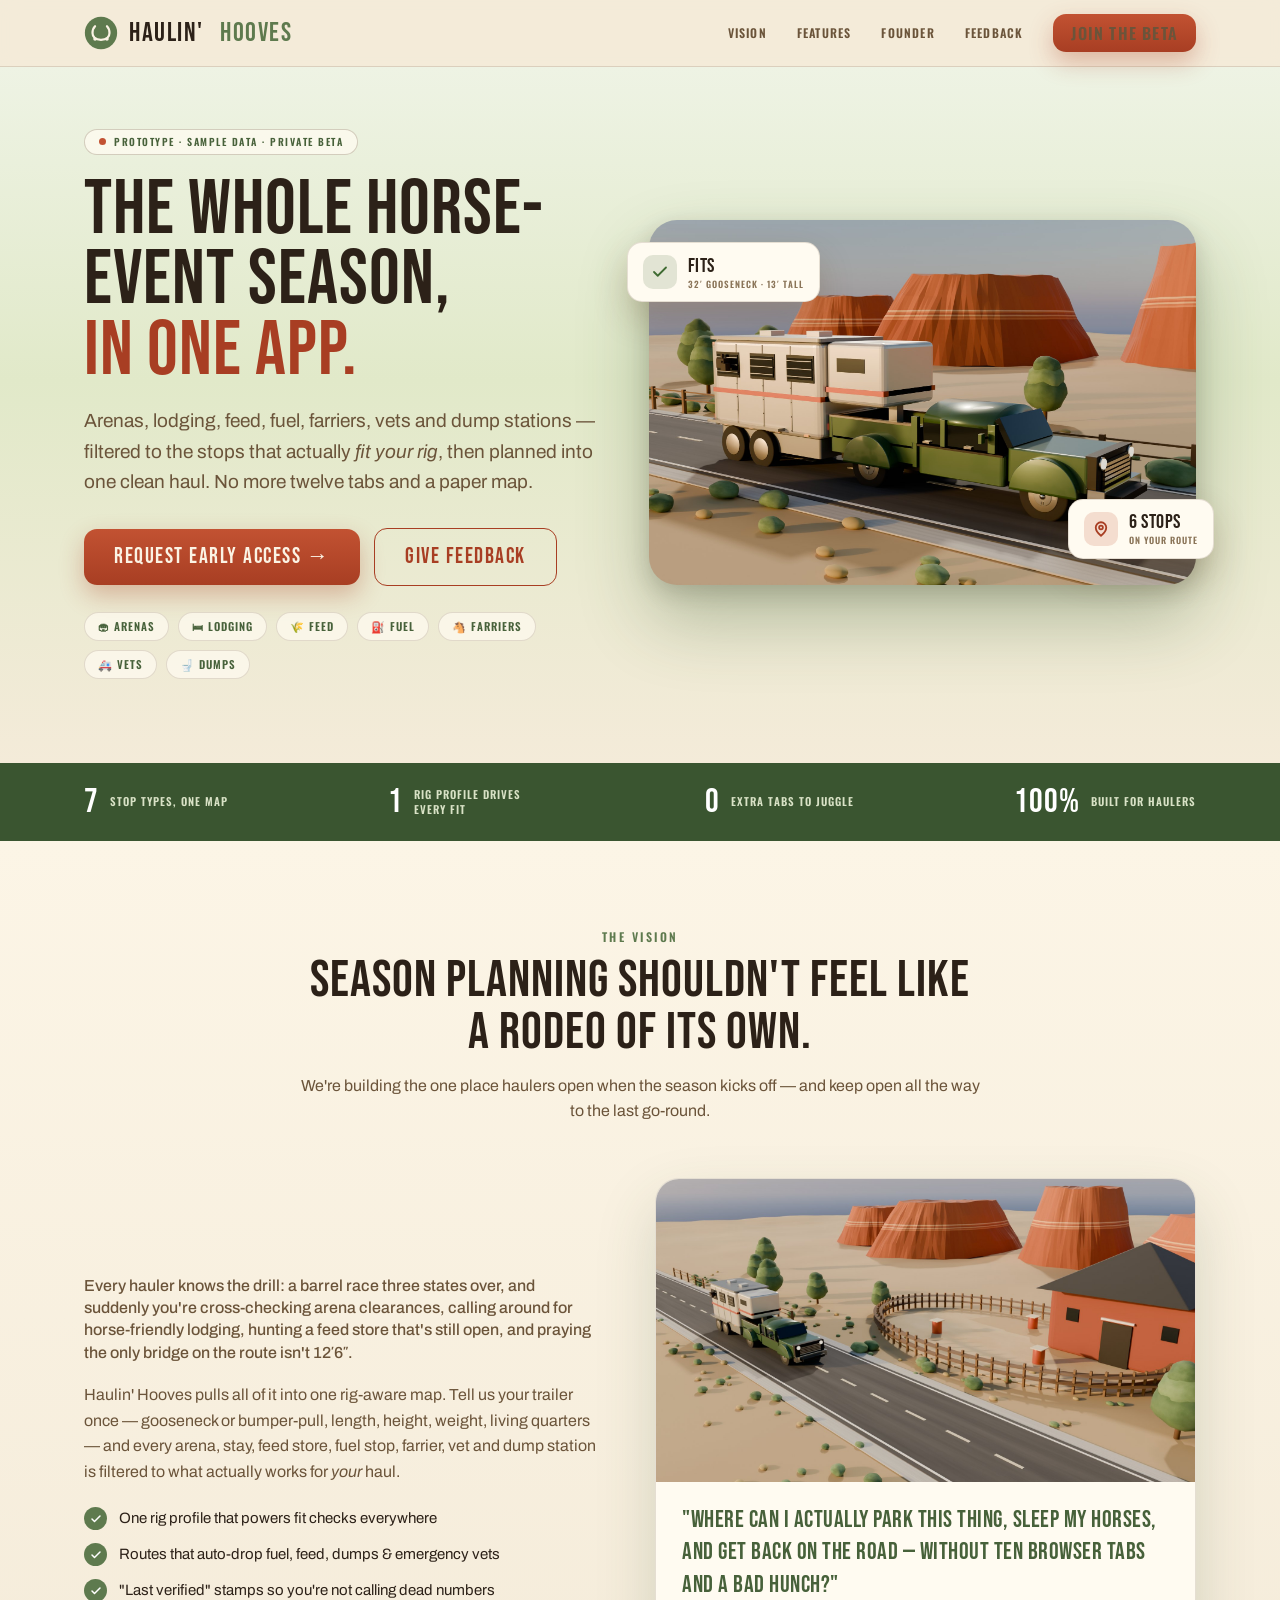
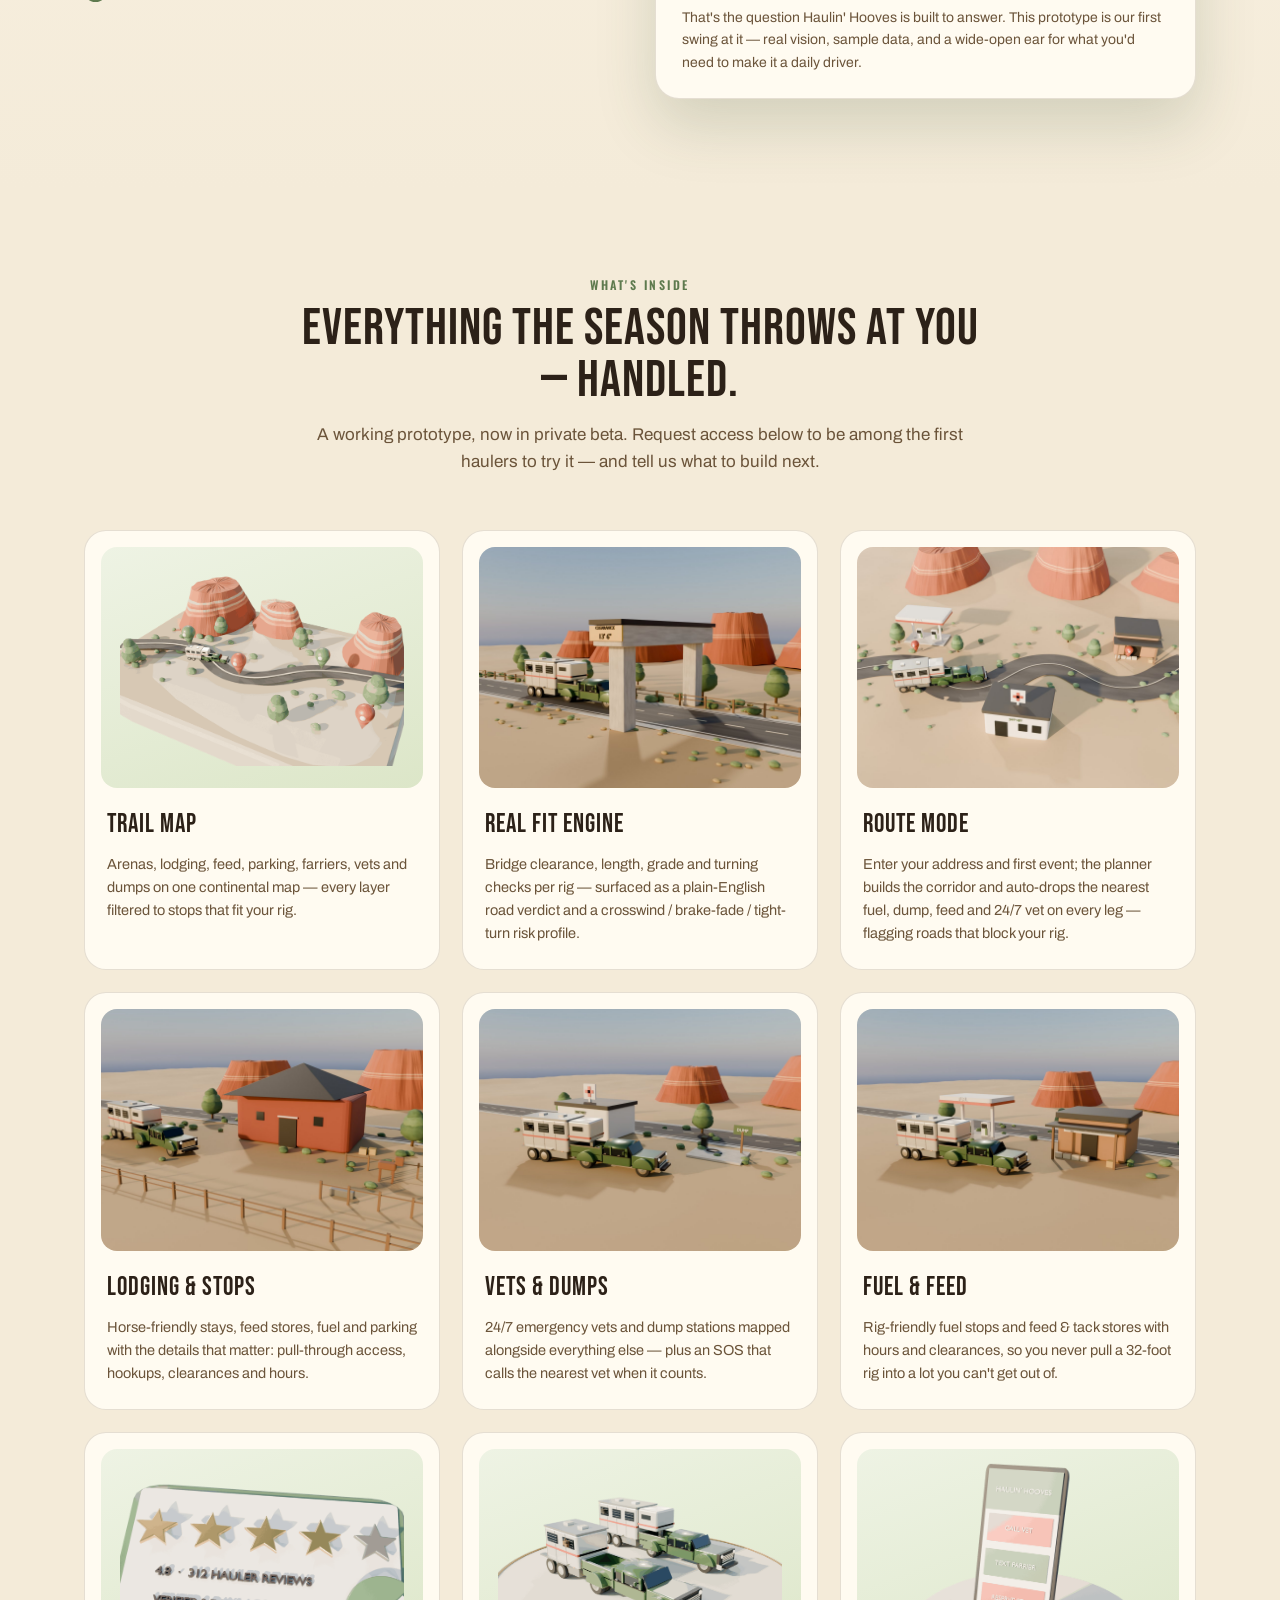
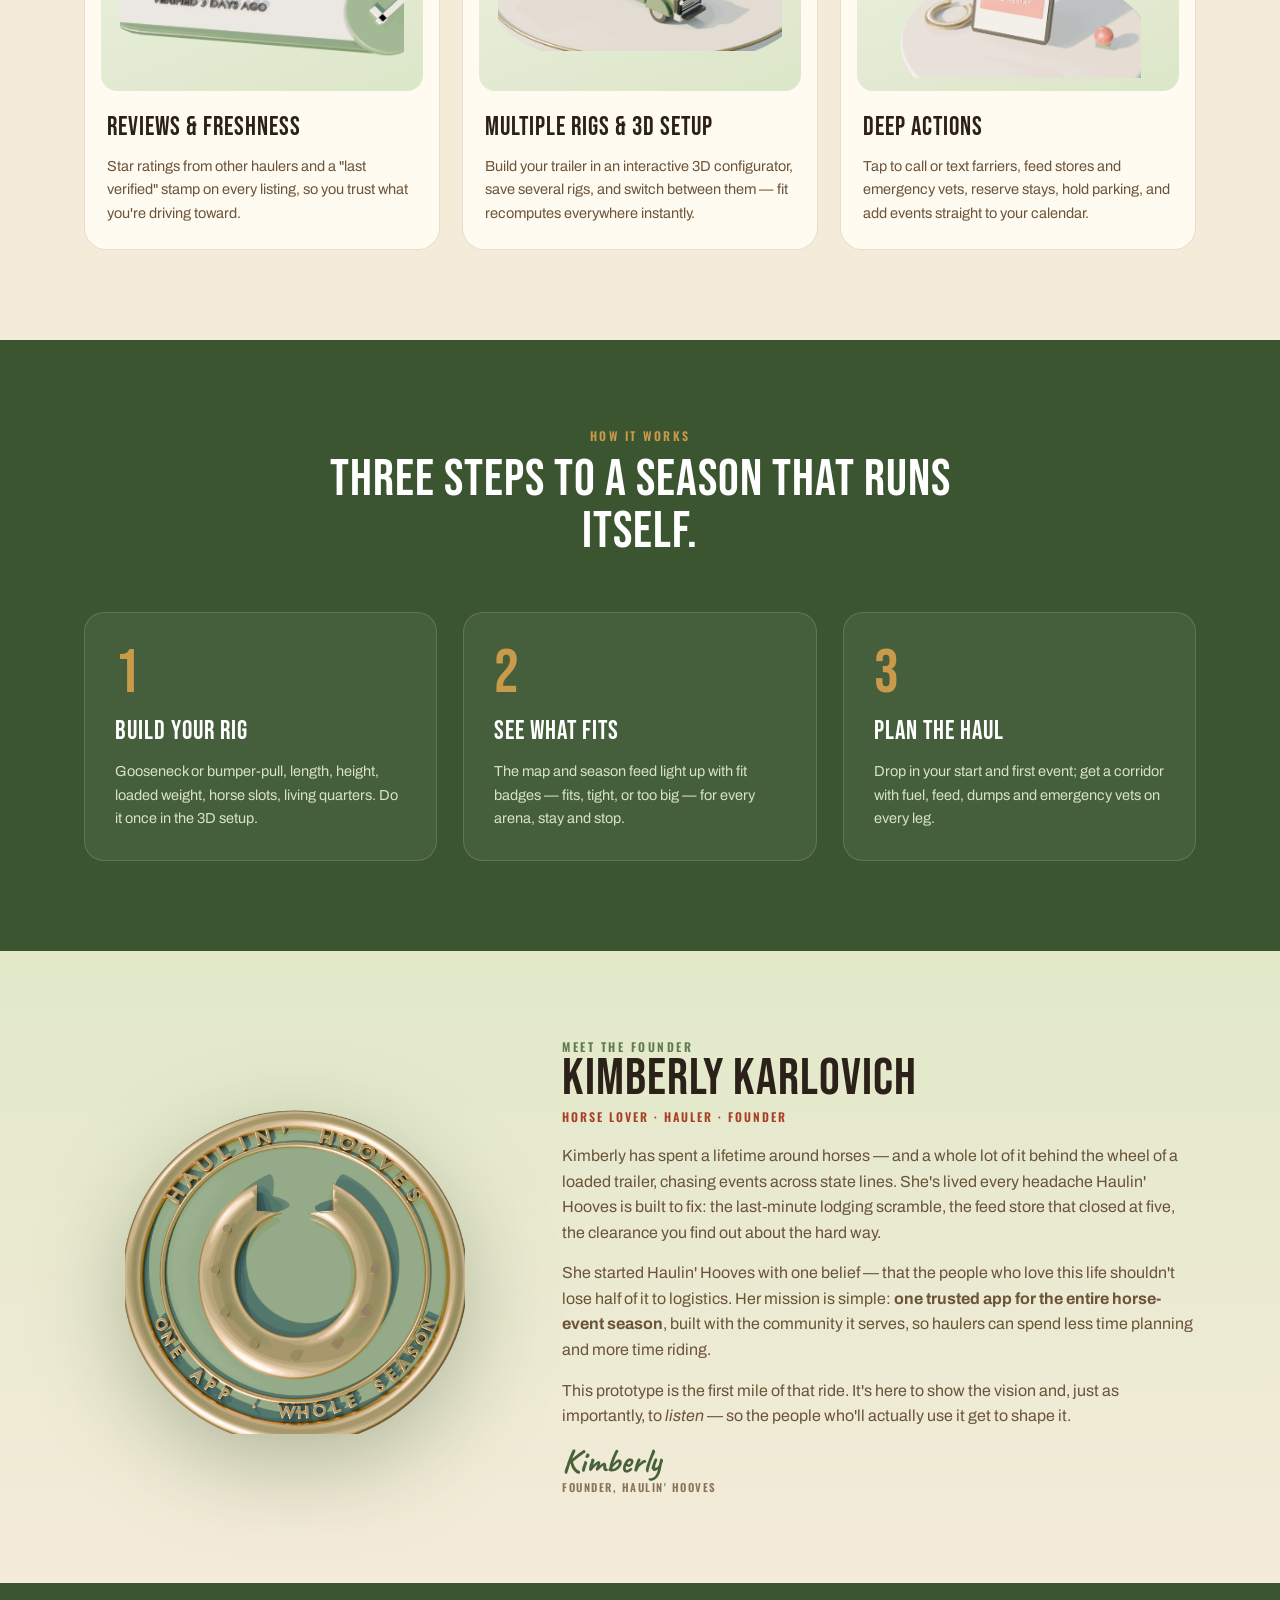
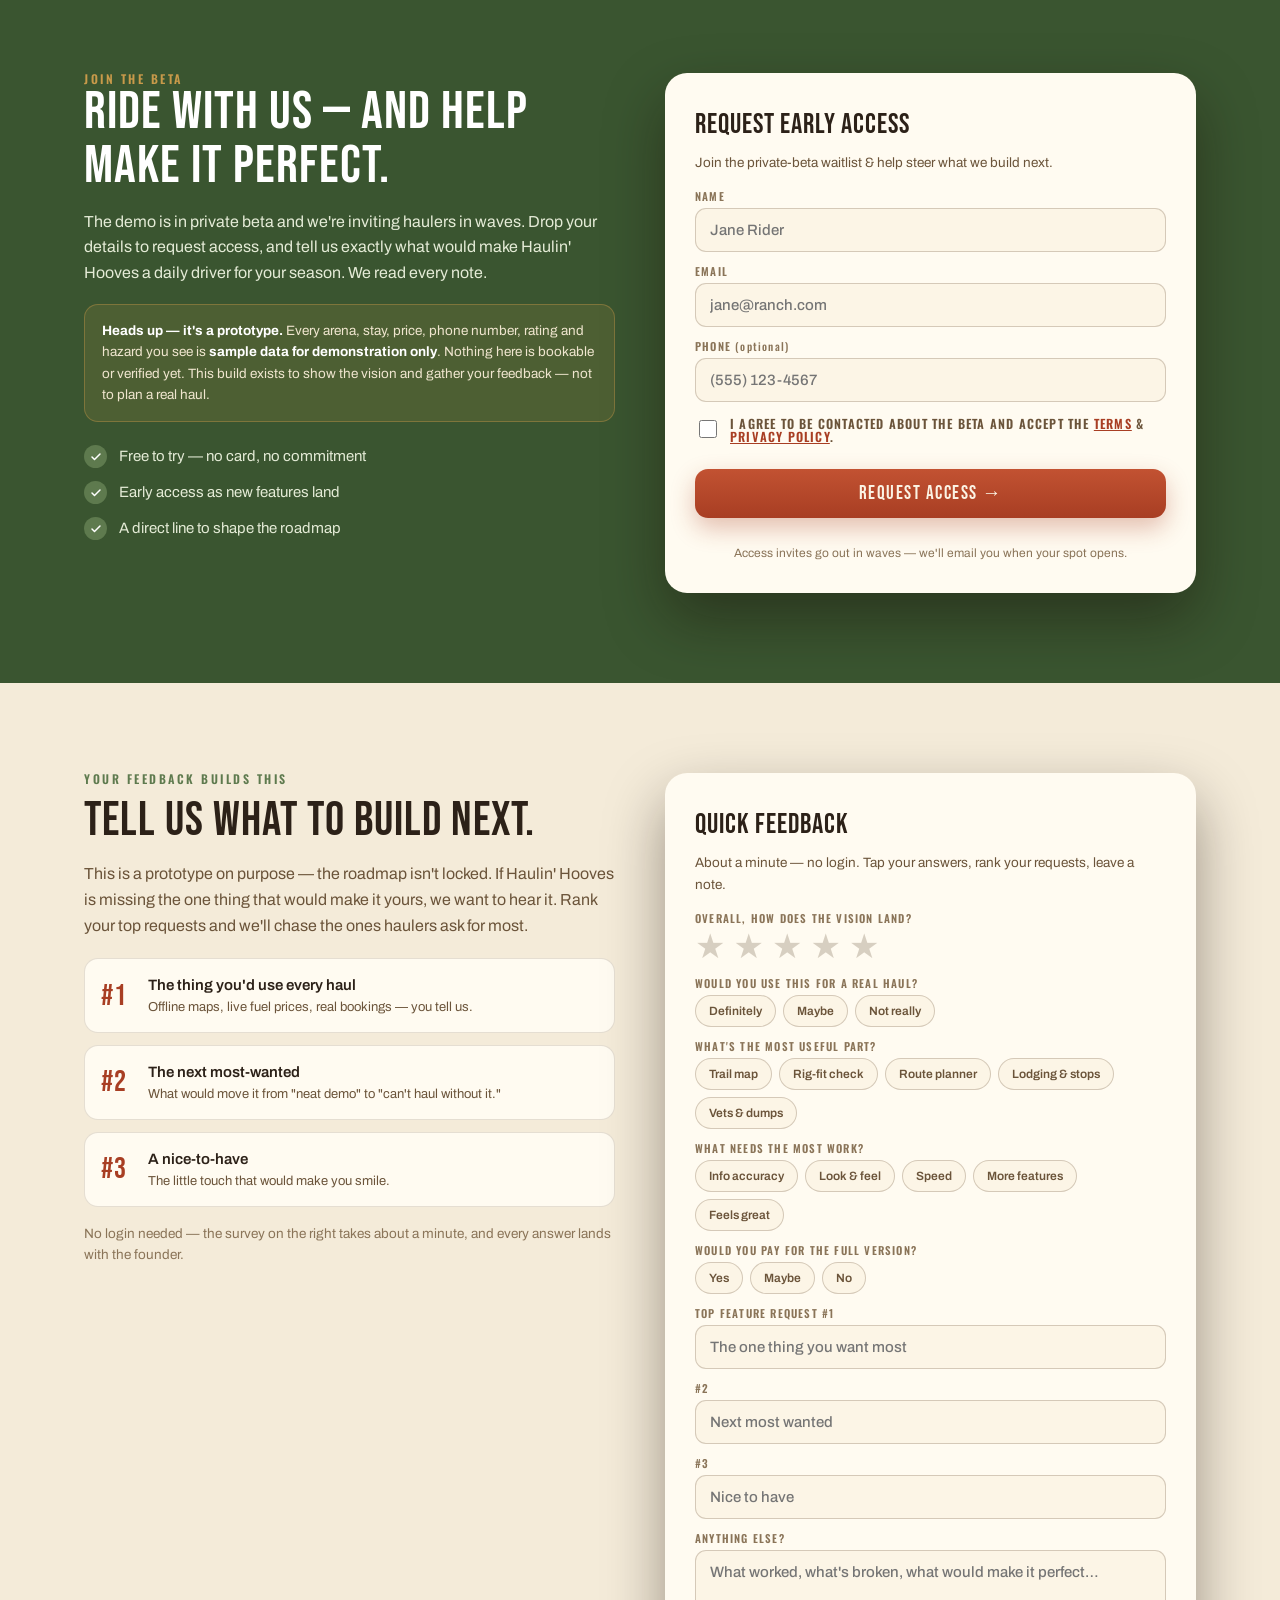
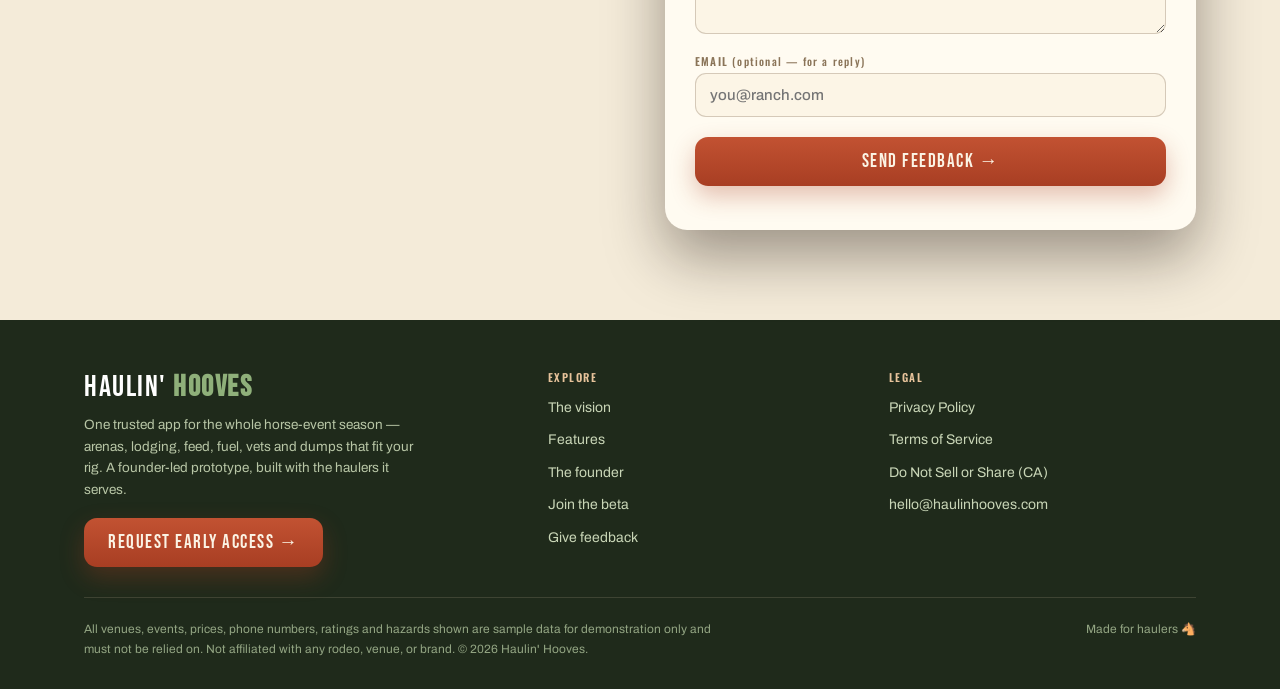
<file: index.html>
<!DOCTYPE html>
<html lang="en">
<head>
<meta charset="utf-8">
<title>Haulin' Hooves — one app for the whole horse-event season</title>
<meta name="viewport" content="width=device-width, initial-scale=1, viewport-fit=cover">
<meta name="description" content="Haulin' Hooves helps horse-event haulers find arenas, lodging, feed, fuel, vets and dump stations that actually fit their rig — one stop for the whole season. Now in private beta — request early access.">
<meta name="theme-color" content="#47613A">
<meta property="og:title" content="Haulin' Hooves — the one-stop app for horse-event season">
<meta property="og:description" content="Arenas, lodging, feed, fuel, vets and dumps that fit your rig — planned in one place. Request early access to the private beta.">
<meta property="og:type" content="website">
<meta property="og:image" content="img/hero.jpg">
<link rel="preconnect" href="https://fonts.googleapis.com">
<link rel="preconnect" href="https://fonts.gstatic.com" crossorigin>
<link href="https://fonts.googleapis.com/css2?family=Bebas+Neue&family=Archivo:wght@400;500;600;700;800&family=Oswald:wght@500;600;700&family=Caveat:wght@600;700&display=swap" rel="stylesheet">
<script src="./config.js"></script>
<style>
:root{
  --bg:#F4EBD9; --panel:#FCF5E6; --card:#FFFBF1; --ink:#2C2118; --muted:#6b543a;
  --soft:#8A7458; --accent:#A83E23; --accent2:#C25232; --gold:#C89A4A; --sage:#5E7A4E;
  --deep:#3A5530; --green:#5E7A4E; --green-deep:#47613A; --line:rgba(74,48,22,.14); --line2:rgba(74,48,22,.22);
}
*{box-sizing:border-box}
html{scroll-behavior:smooth}
html,body{margin:0;padding:0}
body{background:var(--bg);color:var(--ink);font-family:'Archivo',system-ui,-apple-system,Segoe UI,Roboto,sans-serif;line-height:1.6;-webkit-font-smoothing:antialiased;overflow-x:hidden}
a{color:inherit;text-decoration:none}
img,svg{max-width:100%;display:block;height:auto}
.wrap{max-width:1160px;margin:0 auto;padding:0 24px}
.eyebrow{font:600 12px/1 'Oswald',sans-serif;letter-spacing:2.5px;text-transform:uppercase;color:var(--green)}
h1,h2,h3{font-family:'Bebas Neue',Impact,sans-serif;font-weight:400;letter-spacing:1px;margin:0}
.btn{display:inline-flex;align-items:center;gap:9px;cursor:pointer;border:none;font:400 19px/1 'Bebas Neue',sans-serif;letter-spacing:1.5px;border-radius:13px;padding:15px 24px;transition:transform .12s ease, box-shadow .12s ease}
.btn:hover{transform:translateY(-2px)}
.btn-primary{color:#FBF3E4;background:linear-gradient(180deg,var(--accent2),var(--accent));box-shadow:0 10px 24px rgba(168,62,35,.32)}
.btn-primary:hover{box-shadow:0 14px 30px rgba(168,62,35,.42)}
.btn-ghost{color:var(--accent);background:transparent;border:1.5px solid var(--accent)}
.btn-ghost:hover{background:var(--accent);color:#FBF3E4}
.btn-lg{font-size:22px;padding:17px 30px}

/* ---- NAV ---- */
.nav{position:sticky;top:0;z-index:50;backdrop-filter:blur(10px);background:rgba(244,235,217,.84);border-bottom:1px solid var(--line)}
.nav .wrap{display:flex;align-items:center;justify-content:space-between;height:66px}
.brand{display:flex;align-items:center;gap:11px;font:400 27px/1 'Bebas Neue',sans-serif;letter-spacing:1.5px}
.brand b{color:var(--green);font-weight:400}
.brand .mark{width:34px;height:34px;flex:none}
.navlinks{display:flex;align-items:center;gap:30px}
.navlinks a{font:600 12px/1 'Oswald',sans-serif;letter-spacing:1.2px;text-transform:uppercase;color:var(--muted)}
.navlinks a:hover{color:var(--green)}
.nav .btn{padding:11px 18px;font-size:16px}
.menu-toggle{display:none}

/* ---- HERO ---- */
.hero{position:relative;overflow:hidden;background:linear-gradient(180deg,#EEF3E4 0%,#E1E9C9 45%,#F4EBD9 100%)}
.hero .wrap{position:relative;z-index:2;display:grid;grid-template-columns:1fr 1.05fr;gap:44px;align-items:center;padding-top:60px;padding-bottom:84px}
.hero-badge{display:inline-flex;align-items:center;gap:8px;background:rgba(255,251,241,.75);border:1px solid var(--line2);border-radius:30px;padding:7px 14px;font:600 10px/1 'Oswald',sans-serif;letter-spacing:1.5px;text-transform:uppercase;color:var(--green-deep);margin-bottom:20px}
.hero-badge .dot{width:7px;height:7px;border-radius:50%;background:var(--accent2)}
.hero h1{font-size:clamp(46px,6vw,80px);line-height:.92;color:var(--ink);margin-bottom:20px}
.hero h1 .u{color:var(--accent)}
.hero-sub{font-size:19px;color:var(--muted);max-width:520px;margin-bottom:30px}
.hero-cta{display:flex;gap:14px;flex-wrap:wrap;align-items:center}
.hero-tags{display:flex;flex-wrap:wrap;gap:9px;margin-top:26px}
.tag{font:600 11px/1 'Oswald',sans-serif;letter-spacing:1px;text-transform:uppercase;color:var(--green-deep);background:rgba(255,251,241,.7);border:1px solid var(--line);border-radius:20px;padding:8px 13px}
.hero-art{position:relative}
.hero-img{width:100%;border-radius:28px;box-shadow:0 34px 70px rgba(58,85,48,.32), 0 8px 22px rgba(44,33,24,.18);aspect-ratio:3/2;object-fit:cover;background:#E1E9C9}
.floaty{position:absolute;background:var(--card);border:1px solid var(--line);border-radius:15px;box-shadow:0 16px 34px rgba(90,58,18,.22);padding:12px 15px;display:flex;align-items:center;gap:11px;z-index:3}
.floaty .fi{width:34px;height:34px;border-radius:10px;display:flex;align-items:center;justify-content:center;flex:none}
.floaty .ft{font:400 20px/1 'Bebas Neue';letter-spacing:.5px;color:var(--ink)}
.floaty .fs{font:600 9px/1.2 'Oswald';letter-spacing:1px;text-transform:uppercase;color:var(--soft);margin-top:3px}
.f-fit{top:22px;left:-22px}
.f-stop{bottom:26px;right:-18px}

/* ---- STRIP ---- */
.strip{background:var(--deep);color:#F6E4C8}
.strip .wrap{display:flex;flex-wrap:wrap;justify-content:space-between;gap:20px;padding:22px 24px;align-items:center}
.strip .s{display:flex;align-items:center;gap:11px}
.strip .s b{font:400 34px/1 'Bebas Neue';color:#fff;letter-spacing:1px}
.strip .s span{font:600 11px/1.3 'Oswald';letter-spacing:1px;text-transform:uppercase;color:#D9E2C6;max-width:130px}

/* ---- SECTIONS ---- */
.sec{padding:90px 0}
.sec-head{max-width:680px;margin:0 auto 54px;text-align:center}
.sec-head h2{font-size:clamp(34px,4.4vw,52px);color:var(--ink);margin:12px 0 14px;line-height:1}
.sec-head p{font-size:17px;color:var(--muted);margin:0}

/* vision */
.vision{background:linear-gradient(180deg,#FCF5E6,#F4EBD9)}
.vision-grid{display:grid;grid-template-columns:1fr 1.05fr;gap:56px;align-items:center}
.vision-lead{font:500 24px/1.4 'Archivo';color:var(--ink);margin:0 0 18px}
.vision p{font-size:16px;color:var(--muted)}
.checks{list-style:none;padding:0;margin:22px 0 0;display:grid;gap:12px}
.checks li{display:flex;gap:12px;align-items:flex-start;font-size:15px;color:var(--ink)}
.checks .ck{width:23px;height:23px;border-radius:50%;background:var(--sage);flex:none;display:flex;align-items:center;justify-content:center;margin-top:1px}
.vision-card{background:var(--card);border:1px solid var(--line);border-radius:24px;overflow:hidden;box-shadow:0 26px 60px rgba(58,85,48,.18)}
.vision-card img{width:100%;aspect-ratio:16/9;object-fit:cover;display:block;background:#E1E9C9}
.vision-card .q{font:400 24px/1.35 'Bebas Neue';letter-spacing:.5px;color:var(--green-deep);padding:22px 26px 6px}
.vision-card .qs{padding:0 26px 24px;font-size:14px;color:var(--muted)}

/* features */
.feat-grid{display:grid;grid-template-columns:repeat(3,1fr);gap:22px}
.card{background:var(--card);border:1px solid var(--line);border-radius:22px;padding:16px 16px 24px;transition:transform .14s ease, box-shadow .14s ease, border-color .14s ease}
.card:hover{transform:translateY(-4px);box-shadow:0 22px 46px rgba(58,85,48,.18);border-color:var(--line2)}
.cimg{aspect-ratio:4/3;border-radius:16px;overflow:hidden;background:linear-gradient(160deg,#EEF3E4,#DCE6C8);margin-bottom:16px;display:flex;align-items:center;justify-content:center}
.cimg img{width:100%;height:100%;object-fit:cover}
.cimg.float img{object-fit:contain;padding:4% 6%}
.card h3{font-size:26px;color:var(--ink);margin:0 6px 7px}
.card p{font-size:14.5px;color:var(--muted);margin:0 6px}

/* steps */
.steps{background:var(--deep);color:#F6E4C8;overflow:hidden}
.steps .sec-head h2{color:#fff}
.steps .sec-head p{color:#D9E2C6}
.step-grid{display:grid;grid-template-columns:repeat(3,1fr);gap:26px}
.step{background:rgba(255,251,241,.06);border:1px solid rgba(246,228,200,.16);border-radius:20px;padding:30px}
.step .n{font:400 62px/1 'Bebas Neue';color:var(--gold);letter-spacing:1px}
.step h3{font-size:26px;color:#fff;margin:6px 0 8px}
.step p{font-size:14.5px;color:#D9E2C6;margin:0}

/* founder */
.founder{background:linear-gradient(180deg,#E1E9C9,#F4EBD9)}
.founder-grid{display:grid;grid-template-columns:.8fr 1.2fr;gap:56px;align-items:center}
.medallion{width:340px;margin:0 auto;filter:drop-shadow(0 26px 46px rgba(58,85,48,.35))}
.medallion img{width:100%}
.founder h2{font-size:clamp(34px,4.4vw,52px);color:var(--ink);line-height:1;margin-bottom:6px}
.founder .role{font:600 12px/1 'Oswald';letter-spacing:2px;text-transform:uppercase;color:var(--accent);margin-bottom:20px}
.founder p{font-size:16px;color:var(--muted);margin:0 0 15px}
.sig{font-family:'Caveat',cursive;font-weight:700;font-size:34px;color:var(--green-deep);margin-top:10px;line-height:1}
.sig small{display:block;font:600 11px/1 'Oswald';letter-spacing:1.5px;text-transform:uppercase;color:var(--soft);margin-top:4px}

/* beta / forms */
.beta{background:var(--deep);color:#F6E4C8;position:relative;overflow:hidden}
.beta .wrap{position:relative;z-index:2}
.beta-grid{display:grid;grid-template-columns:1fr 1fr;gap:50px;align-items:start}
.beta h2{font-size:clamp(34px,4.4vw,54px);color:#fff;line-height:1;margin-bottom:16px}
.beta .lead-copy{font-size:16px;color:#E4EBD6;margin:0 0 18px}
.disc{background:rgba(200,154,74,.14);border:1px solid rgba(200,154,74,.4);border-radius:14px;padding:15px 17px;font-size:13.5px;color:#F0E6CF}
.disc b{color:#fff}
.formcard{background:var(--card);border-radius:22px;padding:30px;box-shadow:0 26px 60px rgba(20,10,4,.4);color:var(--ink)}
.formcard h3{font-size:28px;color:var(--ink);margin-bottom:4px}
.formcard .fsub{font-size:13.5px;color:var(--muted);margin-bottom:18px}
label{display:block;font:600 11px/1 'Oswald';letter-spacing:1.2px;text-transform:uppercase;color:var(--soft);margin:14px 0 6px}
input,textarea{width:100%;background:var(--panel);border:1px solid var(--line2);border-radius:11px;padding:13px 14px;font:500 15px 'Archivo';color:var(--ink);outline:none;transition:border-color .12s}
input:focus,textarea:focus{border-color:var(--green)}
textarea{resize:vertical;min-height:84px}
.consent{display:flex;gap:10px;align-items:flex-start;margin-top:16px;cursor:pointer}
.consent input{width:18px;height:18px;flex:none;margin-top:2px;accent-color:var(--green)}
.consent span{font-size:12.5px;color:var(--muted)}
.consent a{color:var(--accent);text-decoration:underline}
.formcard .btn{width:100%;justify-content:center;margin-top:20px}
.formmsg{margin-top:14px;font:600 13px 'Archivo';border-radius:11px;padding:0;max-height:0;overflow:hidden;transition:max-height .25s ease,padding .25s ease}
.formmsg.show{max-height:120px;padding:13px 15px}
.formmsg.ok{background:rgba(94,122,78,.16);border:1px solid rgba(94,122,78,.44);color:#3F6B32}
.formmsg.err{background:rgba(168,62,35,.12);border:1px solid rgba(168,62,35,.4);color:var(--accent)}
.seg-note{font-size:12px;color:var(--soft);margin-top:12px;text-align:center}
.chips{display:flex;flex-wrap:wrap;gap:7px;margin-top:2px}
.chip{cursor:pointer;padding:8px 13px;border-radius:20px;font:600 12px 'Archivo';color:var(--muted);background:var(--panel);border:1px solid var(--line2);user-select:none;transition:background .12s,color .12s}
.chip:hover{border-color:var(--green)}
.chip.on{color:#FBF3E4;background:var(--green);border-color:var(--green)}

/* feedback */
.fb{background:var(--bg)}
.fb-grid{display:grid;grid-template-columns:1fr 1fr;gap:50px;align-items:start}
.fb-list{list-style:none;padding:0;margin:20px 0 0;display:grid;gap:12px}
.fb-list li{display:flex;gap:13px;align-items:center;background:var(--card);border:1px solid var(--line);border-radius:14px;padding:14px 16px}
.fb-list .rank{font:400 30px/1 'Bebas Neue';color:var(--accent);letter-spacing:1px;flex:none;width:34px}
.fb-list .rt{font-weight:600;color:var(--ink);font-size:15px}
.fb-list .rd{font-size:13px;color:var(--muted)}

/* footer */
footer{background:#1F2A1B;color:#D9E2C6;padding:52px 0 30px}
.foot-grid{display:grid;grid-template-columns:1.4fr 1fr 1fr;gap:34px;padding-bottom:30px;border-bottom:1px solid rgba(246,228,200,.14)}
.foot-brand{font:400 30px/1 'Bebas Neue';letter-spacing:1.5px;color:#fff;margin-bottom:12px}
.foot-brand b{color:#8FB07A}
footer p{font-size:13.5px;color:#B8C6A6;margin:0 0 8px;max-width:340px}
.foot-col h4{font:600 11px/1 'Oswald';letter-spacing:1.5px;text-transform:uppercase;color:#E7C39B;margin:0 0 14px}
.foot-col a{display:block;font-size:14px;color:#C9D6B7;margin-bottom:10px}
.foot-col a:hover{color:#fff}
.foot-bottom{display:flex;flex-wrap:wrap;justify-content:space-between;gap:12px;padding-top:22px;font-size:12px;color:#93A583}
.foot-bottom .fine{max-width:640px}

@media (max-width:900px){
  .navlinks{position:fixed;inset:66px 0 auto 0;flex-direction:column;gap:0;background:var(--panel);border-bottom:1px solid var(--line);padding:8px 0;transform:translateY(-140%);transition:transform .25s ease;box-shadow:0 20px 40px rgba(90,58,18,.18)}
  .navlinks.open{transform:translateY(0)}
  .navlinks a{padding:15px 24px;width:100%;border-bottom:1px solid var(--line)}
  .navlinks .btn{margin:12px 24px;width:calc(100% - 48px);justify-content:center}
  .menu-toggle{display:flex;background:none;border:none;cursor:pointer;padding:8px}
  .hero .wrap{grid-template-columns:1fr;text-align:center;padding-top:44px;padding-bottom:64px}
  .hero-sub{margin-left:auto;margin-right:auto}
  .hero-cta,.hero-tags{justify-content:center}
  .hero-art{margin-top:26px}
  .f-fit{left:-4px} .f-stop{right:-4px}
  .vision-grid,.founder-grid,.beta-grid,.fb-grid{grid-template-columns:1fr;gap:34px}
  .feat-grid,.step-grid{grid-template-columns:1fr 1fr}
  .foot-grid{grid-template-columns:1fr 1fr}
  .medallion{width:260px}
}
@media (max-width:560px){
  .wrap{padding:0 18px}
  .sec{padding:64px 0}
  .feat-grid,.step-grid,.foot-grid{grid-template-columns:1fr}
  .strip .wrap{gap:14px}
  .hero-img{border-radius:20px}
}
</style>
</head>
<body>

<!-- ===================== NAV ===================== -->
<nav class="nav">
  <div class="wrap">
    <a class="brand" href="#top">
      <svg class="mark" viewBox="0 0 40 40" fill="none"><circle cx="20" cy="20" r="19" fill="#5E7A4E"/><path d="M13 12c-2 2-3 5-3 8 0 4 3 8 10 8s10-4 10-8c0-3-1-6-3-8" stroke="#FBF3E4" stroke-width="2.6" stroke-linecap="round"/><circle cx="13" cy="27" r="2.1" fill="#FBF3E4"/><circle cx="27" cy="27" r="2.1" fill="#FBF3E4"/></svg>
      HAULIN'&nbsp;<b>HOOVES</b>
    </a>
    <div class="navlinks" id="navlinks">
      <a href="#vision" onclick="closeMenu()">Vision</a>
      <a href="#features" onclick="closeMenu()">Features</a>
      <a href="#founder" onclick="closeMenu()">Founder</a>
      <a href="#feedback" onclick="closeMenu()">Feedback</a>
      <a class="btn btn-primary" href="#beta" onclick="closeMenu()">Join the beta</a>
    </div>
    <button class="menu-toggle" onclick="toggleMenu()" aria-label="Menu">
      <svg width="26" height="26" viewBox="0 0 24 24" stroke="#2C2118" stroke-width="2.2" stroke-linecap="round"><path d="M4 7h16M4 12h16M4 17h16"/></svg>
    </button>
  </div>
</nav>

<span id="top"></span>

<!-- ===================== HERO ===================== -->
<header class="hero">
  <div class="wrap">
    <div class="hero-copy">
      <div class="hero-badge"><span class="dot"></span> Prototype · Sample data · Private beta</div>
      <h1>The whole horse-event season,<br><span class="u">in one app.</span></h1>
      <p class="hero-sub">Arenas, lodging, feed, fuel, farriers, vets and dump stations — filtered to the stops that actually <em>fit your rig</em>, then planned into one clean haul. No more twelve tabs and a paper map.</p>
      <div class="hero-cta">
        <a class="btn btn-primary btn-lg" href="#beta">Request early access →</a>
        <a class="btn btn-ghost btn-lg" href="#feedback">Give feedback</a>
      </div>
      <div class="hero-tags">
        <span class="tag">🏟 Arenas</span><span class="tag">🛏 Lodging</span><span class="tag">🌾 Feed</span>
        <span class="tag">⛽ Fuel</span><span class="tag">🐴 Farriers</span><span class="tag">🚑 Vets</span><span class="tag">🚽 Dumps</span>
      </div>
    </div>
    <div class="hero-art">
      <img class="hero-img" src="img/hero.jpg" width="2400" height="1600" alt="A green pickup hauling a cream gooseneck horse trailer down a desert highway at golden hour, mesas behind" fetchpriority="high">
      <div class="floaty f-fit">
        <div class="fi" style="background:rgba(94,122,78,.18)">
          <svg width="18" height="18" viewBox="0 0 24 24" fill="none" stroke="#3F6B32" stroke-width="2.4" stroke-linecap="round" stroke-linejoin="round"><path d="M20 6L9 17l-5-5"/></svg>
        </div>
        <div><div class="ft">FITS</div><div class="fs">32′ gooseneck · 13′ tall</div></div>
      </div>
      <div class="floaty f-stop">
        <div class="fi" style="background:rgba(194,82,50,.18)">
          <svg width="18" height="18" viewBox="0 0 24 24" fill="none" stroke="#A83E23" stroke-width="2.4" stroke-linecap="round" stroke-linejoin="round"><path d="M12 21s-7-5.5-7-11a7 7 0 0114 0c0 5.5-7 11-7 11z"/><circle cx="12" cy="10" r="2.5"/></svg>
        </div>
        <div><div class="ft">6 stops</div><div class="fs">on your route</div></div>
      </div>
    </div>
  </div>
</header>

<!-- ===================== STRIP ===================== -->
<div class="strip">
  <div class="wrap">
    <div class="s"><b>7</b><span>Stop types, one map</span></div>
    <div class="s"><b>1</b><span>Rig profile drives every fit</span></div>
    <div class="s"><b>0</b><span>Extra tabs to juggle</span></div>
    <div class="s"><b>100%</b><span>Built for haulers</span></div>
  </div>
</div>

<!-- ===================== VISION ===================== -->
<section class="sec vision" id="vision">
  <div class="wrap">
    <div class="sec-head"><div class="eyebrow">The vision</div><h2>Season planning shouldn't feel like a rodeo of its own.</h2><p>We're building the one place haulers open when the season kicks off — and keep open all the way to the last go-round.</p></div>
    <div class="vision-grid">
      <div>
        <p class="vision-lead">Every hauler knows the drill: a barrel race three states over, and suddenly you're cross-checking arena clearances, calling around for horse-friendly lodging, hunting a feed store that's still open, and praying the only bridge on the route isn't 12&#8242;6&#8243;.</p>
        <p>Haulin' Hooves pulls all of it into one rig-aware map. Tell us your trailer once — gooseneck or bumper-pull, length, height, weight, living quarters — and every arena, stay, feed store, fuel stop, farrier, vet and dump station is filtered to what actually works for <em>your</em> haul.</p>
        <ul class="checks">
          <li><span class="ck"><svg width="12" height="12" viewBox="0 0 24 24" fill="none" stroke="#fff" stroke-width="3" stroke-linecap="round" stroke-linejoin="round"><path d="M20 6L9 17l-5-5"/></svg></span>One rig profile that powers fit checks everywhere</li>
          <li><span class="ck"><svg width="12" height="12" viewBox="0 0 24 24" fill="none" stroke="#fff" stroke-width="3" stroke-linecap="round" stroke-linejoin="round"><path d="M20 6L9 17l-5-5"/></svg></span>Routes that auto-drop fuel, feed, dumps &amp; emergency vets</li>
          <li><span class="ck"><svg width="12" height="12" viewBox="0 0 24 24" fill="none" stroke="#fff" stroke-width="3" stroke-linecap="round" stroke-linejoin="round"><path d="M20 6L9 17l-5-5"/></svg></span>"Last verified" stamps so you're not calling dead numbers</li>
        </ul>
      </div>
      <div class="vision-card">
        <img src="img/arena.jpg" width="2400" height="1350" alt="The rig pulling up beside a rodeo arena with barrels set for a cloverleaf, a red barn behind" loading="lazy">
        <div class="q">"Where can I actually park this thing, sleep my horses, and get back on the road — without ten browser tabs and a bad hunch?"</div>
        <div class="qs">That's the question Haulin' Hooves is built to answer. This prototype is our first swing at it — real vision, sample data, and a wide-open ear for what you'd need to make it a daily driver.</div>
      </div>
    </div>
  </div>
</section>

<!-- ===================== FEATURES ===================== -->
<section class="sec" id="features">
  <div class="wrap">
    <div class="sec-head"><div class="eyebrow">What's inside</div><h2>Everything the season throws at you — handled.</h2><p>A working prototype, now in private beta. Request access below to be among the first haulers to try it — and tell us what to build next.</p></div>
    <div class="feat-grid">
      <div class="card"><div class="cimg float"><img src="img/f-map.png" alt="A 3D map tile with a winding road, mesas, and green and orange location pins" loading="lazy"></div><h3>Trail map</h3><p>Arenas, lodging, feed, parking, farriers, vets and dumps on one continental map — every layer filtered to stops that fit your rig.</p></div>
      <div class="card"><div class="cimg"><img src="img/f-fit.jpg" alt="The rig approaching a highway overpass with a yellow clearance sign reading 13 feet 6 inches" loading="lazy"></div><h3>Real fit engine</h3><p>Bridge clearance, length, grade and turning checks per rig — surfaced as a plain-English road verdict and a crosswind / brake-fade / tight-turn risk profile.</p></div>
      <div class="card"><div class="cimg"><img src="img/f-route.jpg" alt="An overhead view of a winding road with a fuel station, vet clinic and feed store marked along it" loading="lazy"></div><h3>Route mode</h3><p>Enter your address and first event; the planner builds the corridor and auto-drops the nearest fuel, dump, feed and 24/7 vet on every leg — flagging roads that block your rig.</p></div>
      <div class="card"><div class="cimg"><img src="img/f-lodging.jpg" alt="The rig parked beside a red horse barn with hay bales and a paddock" loading="lazy"></div><h3>Lodging &amp; stops</h3><p>Horse-friendly stays, feed stores, fuel and parking with the details that matter: pull-through access, hookups, clearances and hours.</p></div>
      <div class="card"><div class="cimg"><img src="img/f-vets.jpg" alt="A 24/7 vet clinic with a cross sign next to a dump station" loading="lazy"></div><h3>Vets &amp; dumps</h3><p>24/7 emergency vets and dump stations mapped alongside everything else — plus an SOS that calls the nearest vet when it counts.</p></div>
      <div class="card"><div class="cimg"><img src="img/f-fuelfeed.jpg" alt="A fuel canopy with pumps beside a feed and tack store with a porch" loading="lazy"></div><h3>Fuel &amp; feed</h3><p>Rig-friendly fuel stops and feed &amp; tack stores with hours and clearances, so you never pull a 32-foot rig into a lot you can't get out of.</p></div>
      <div class="card"><div class="cimg float"><img src="img/f-reviews.png" alt="A plaque with brass stars showing a 4.8 rating and a green verified badge" loading="lazy"></div><h3>Reviews &amp; freshness</h3><p>Star ratings from other haulers and a "last verified" stamp on every listing, so you trust what you're driving toward.</p></div>
      <div class="card"><div class="cimg float"><img src="img/f-rigs.png" alt="A gooseneck rig and a bumper-pull rig side by side on a turntable" loading="lazy"></div><h3>Multiple rigs &amp; 3D setup</h3><p>Build your trailer in an interactive 3D configurator, save several rigs, and switch between them — fit recomputes everywhere instantly.</p></div>
      <div class="card"><div class="cimg float"><img src="img/f-actions.png" alt="A phone showing Call Vet, Text Farrier and Reserve Stay buttons" loading="lazy"></div><h3>Deep actions</h3><p>Tap to call or text farriers, feed stores and emergency vets, reserve stays, hold parking, and add events straight to your calendar.</p></div>
    </div>
  </div>
</section>

<!-- ===================== STEPS ===================== -->
<section class="sec steps">
  <div class="wrap">
    <div class="sec-head"><div class="eyebrow" style="color:var(--gold)">How it works</div><h2>Three steps to a season that runs itself.</h2></div>
    <div class="step-grid">
      <div class="step"><div class="n">1</div><h3>Build your rig</h3><p>Gooseneck or bumper-pull, length, height, loaded weight, horse slots, living quarters. Do it once in the 3D setup.</p></div>
      <div class="step"><div class="n">2</div><h3>See what fits</h3><p>The map and season feed light up with fit badges — fits, tight, or too big — for every arena, stay and stop.</p></div>
      <div class="step"><div class="n">3</div><h3>Plan the haul</h3><p>Drop in your start and first event; get a corridor with fuel, feed, dumps and emergency vets on every leg.</p></div>
    </div>
  </div>
</section>

<!-- ===================== FOUNDER ===================== -->
<section class="sec founder" id="founder">
  <div class="wrap">
    <div class="founder-grid">
      <div class="medallion"><img src="img/emblem.png" width="1600" height="1600" alt="Haulin' Hooves brass and green enamel emblem with a horseshoe" loading="lazy"></div>
      <div>
        <div class="eyebrow">Meet the founder</div>
        <h2>Kimberly Karlovich</h2>
        <div class="role">Horse lover · Hauler · Founder</div>
        <p>Kimberly has spent a lifetime around horses — and a whole lot of it behind the wheel of a loaded trailer, chasing events across state lines. She's lived every headache Haulin' Hooves is built to fix: the last-minute lodging scramble, the feed store that closed at five, the clearance you find out about the hard way.</p>
        <p>She started Haulin' Hooves with one belief — that the people who love this life shouldn't lose half of it to logistics. Her mission is simple: <b>one trusted app for the entire horse-event season</b>, built with the community it serves, so haulers can spend less time planning and more time riding.</p>
        <p>This prototype is the first mile of that ride. It's here to show the vision and, just as importantly, to <em>listen</em> — so the people who'll actually use it get to shape it.</p>
        <div class="sig">Kimberly<small>Founder, Haulin' Hooves</small></div>
      </div>
    </div>
  </div>
</section>

<!-- ===================== BETA / LEAD ===================== -->
<section class="sec beta" id="beta">
  <div class="wrap">
    <div class="beta-grid">
      <div>
        <div class="eyebrow" style="color:var(--gold)">Join the beta</div>
        <h2>Ride with us — and help make it perfect.</h2>
        <p class="lead-copy">The demo is in private beta and we're inviting haulers in waves. Drop your details to request access, and tell us exactly what would make Haulin' Hooves a daily driver for your season. We read every note.</p>
        <div class="disc"><b>Heads up — it's a prototype.</b> Every arena, stay, price, phone number, rating and hazard you see is <b>sample data for demonstration only</b>. Nothing here is bookable or verified yet. This build exists to show the vision and gather your feedback — not to plan a real haul.</div>
        <ul class="checks" style="margin-top:22px">
          <li><span class="ck"><svg width="12" height="12" viewBox="0 0 24 24" fill="none" stroke="#fff" stroke-width="3" stroke-linecap="round" stroke-linejoin="round"><path d="M20 6L9 17l-5-5"/></svg></span><span style="color:#E4EBD6">Free to try — no card, no commitment</span></li>
          <li><span class="ck"><svg width="12" height="12" viewBox="0 0 24 24" fill="none" stroke="#fff" stroke-width="3" stroke-linecap="round" stroke-linejoin="round"><path d="M20 6L9 17l-5-5"/></svg></span><span style="color:#E4EBD6">Early access as new features land</span></li>
          <li><span class="ck"><svg width="12" height="12" viewBox="0 0 24 24" fill="none" stroke="#fff" stroke-width="3" stroke-linecap="round" stroke-linejoin="round"><path d="M20 6L9 17l-5-5"/></svg></span><span style="color:#E4EBD6">A direct line to shape the roadmap</span></li>
        </ul>
      </div>
      <div class="formcard">
        <h3>Request early access</h3>
        <div class="fsub">Join the private-beta waitlist &amp; help steer what we build next.</div>
        <form id="leadForm" onsubmit="return submitLead(event)">
          <label for="ln">Name</label>
          <input id="ln" name="name" autocomplete="name" placeholder="Jane Rider" required>
          <label for="le">Email</label>
          <input id="le" name="email" type="email" autocomplete="email" placeholder="jane@ranch.com" required>
          <label for="lp">Phone <span style="text-transform:none;color:var(--soft);font-weight:500">(optional)</span></label>
          <input id="lp" name="phone" type="tel" autocomplete="tel" placeholder="(555) 123-4567">
          <label class="consent"><input type="checkbox" id="lc" required><span>I agree to be contacted about the beta and accept the <a href="terms.html">Terms</a> &amp; <a href="privacy.html">Privacy Policy</a>.</span></label>
          <button class="btn btn-primary" type="submit">Request access →</button>
          <div class="formmsg" id="leadMsg"></div>
          <div class="seg-note">Access invites go out in waves — we'll email you when your spot opens.</div>
        </form>
      </div>
    </div>
  </div>
</section>

<!-- ===================== FEEDBACK ===================== -->
<section class="sec fb" id="feedback">
  <div class="wrap">
    <div class="fb-grid">
      <div>
        <div class="eyebrow">Your feedback builds this</div>
        <h2 style="font-size:clamp(32px,4vw,48px);color:var(--ink);line-height:1;margin:12px 0 14px">Tell us what to build next.</h2>
        <p style="font-size:16px;color:var(--muted)">This is a prototype on purpose — the roadmap isn't locked. If Haulin' Hooves is missing the one thing that would make it yours, we want to hear it. Rank your top requests and we'll chase the ones haulers ask for most.</p>
        <ul class="fb-list">
          <li><span class="rank">#1</span><div><div class="rt">The thing you'd use every haul</div><div class="rd">Offline maps, live fuel prices, real bookings — you tell us.</div></div></li>
          <li><span class="rank">#2</span><div><div class="rt">The next most-wanted</div><div class="rd">What would move it from "neat demo" to "can't haul without it."</div></div></li>
          <li><span class="rank">#3</span><div><div class="rt">A nice-to-have</div><div class="rd">The little touch that would make you smile.</div></div></li>
        </ul>
        <p style="font-size:13.5px;color:var(--soft);margin-top:16px">No login needed — the survey on the right takes about a minute, and every answer lands with the founder.</p>
      </div>
      <div class="formcard">
        <h3>Quick feedback</h3>
        <div class="fsub">About a minute — no login. Tap your answers, rank your requests, leave a note.</div>
        <form id="fbForm" onsubmit="return submitFb(event)">
          <label>Overall, how does the vision land?</label>
          <div id="fbStars" style="display:flex;gap:8px;margin-bottom:2px">
            <span data-v="1" class="star" style="cursor:pointer;font-size:34px;color:rgba(74,48,22,.22);line-height:1">★</span>
            <span data-v="2" class="star" style="cursor:pointer;font-size:34px;color:rgba(74,48,22,.22);line-height:1">★</span>
            <span data-v="3" class="star" style="cursor:pointer;font-size:34px;color:rgba(74,48,22,.22);line-height:1">★</span>
            <span data-v="4" class="star" style="cursor:pointer;font-size:34px;color:rgba(74,48,22,.22);line-height:1">★</span>
            <span data-v="5" class="star" style="cursor:pointer;font-size:34px;color:rgba(74,48,22,.22);line-height:1">★</span>
          </div>
          <label>Would you use this for a real haul?</label>
          <div class="chips"><span class="chip" data-q="wouldUse" data-v="Definitely">Definitely</span><span class="chip" data-q="wouldUse" data-v="Maybe">Maybe</span><span class="chip" data-q="wouldUse" data-v="Not really">Not really</span></div>
          <label>What's the most useful part?</label>
          <div class="chips"><span class="chip" data-q="mostUseful" data-v="Trail map">Trail map</span><span class="chip" data-q="mostUseful" data-v="Rig-fit check">Rig-fit check</span><span class="chip" data-q="mostUseful" data-v="Route planner">Route planner</span><span class="chip" data-q="mostUseful" data-v="Lodging &amp; stops">Lodging &amp; stops</span><span class="chip" data-q="mostUseful" data-v="Vets &amp; dumps">Vets &amp; dumps</span></div>
          <label>What needs the most work?</label>
          <div class="chips"><span class="chip" data-q="needsWork" data-v="Info accuracy">Info accuracy</span><span class="chip" data-q="needsWork" data-v="Look &amp; feel">Look &amp; feel</span><span class="chip" data-q="needsWork" data-v="Speed">Speed</span><span class="chip" data-q="needsWork" data-v="More features">More features</span><span class="chip" data-q="needsWork" data-v="Feels great">Feels great</span></div>
          <label>Would you pay for the full version?</label>
          <div class="chips"><span class="chip" data-q="wouldPay" data-v="Yes">Yes</span><span class="chip" data-q="wouldPay" data-v="Maybe">Maybe</span><span class="chip" data-q="wouldPay" data-v="No">No</span></div>
          <label for="f1">Top feature request #1</label>
          <input id="f1" name="f1" placeholder="The one thing you want most">
          <label for="f2">#2</label>
          <input id="f2" name="f2" placeholder="Next most wanted">
          <label for="f3">#3</label>
          <input id="f3" name="f3" placeholder="Nice to have">
          <label for="fmsg">Anything else?</label>
          <textarea id="fmsg" name="message" placeholder="What worked, what's broken, what would make it perfect…"></textarea>
          <label for="femail">Email <span style="text-transform:none;color:var(--soft);font-weight:500">(optional — for a reply)</span></label>
          <input id="femail" name="email" type="email" placeholder="you@ranch.com">
          <button class="btn btn-primary" type="submit">Send feedback →</button>
          <div class="formmsg" id="fbMsg"></div>
        </form>
      </div>
    </div>
  </div>
</section>

<!-- ===================== FOOTER ===================== -->
<footer>
  <div class="wrap">
    <div class="foot-grid">
      <div>
        <div class="foot-brand">HAULIN'&nbsp;<b>HOOVES</b></div>
        <p>One trusted app for the whole horse-event season — arenas, lodging, feed, fuel, vets and dumps that fit your rig. A founder-led prototype, built with the haulers it serves.</p>
        <a class="btn btn-primary" href="#beta" style="margin-top:10px">Request early access →</a>
      </div>
      <div class="foot-col">
        <h4>Explore</h4>
        <a href="#vision">The vision</a>
        <a href="#features">Features</a>
        <a href="#founder">The founder</a>
        <a href="#beta">Join the beta</a>
        <a href="#feedback">Give feedback</a>
      </div>
      <div class="foot-col">
        <h4>Legal</h4>
        <a href="privacy.html">Privacy Policy</a>
        <a href="terms.html">Terms of Service</a>
        <a href="do-not-sell.html">Do Not Sell or Share (CA)</a>
        <a href="mailto:hello@haulinhooves.com">hello@haulinhooves.com</a>
      </div>
    </div>
    <div class="foot-bottom">
      <div class="fine">All venues, events, prices, phone numbers, ratings and hazards shown are sample data for demonstration only and must not be relied on. Not affiliated with any rodeo, venue, or brand. © 2026 Haulin' Hooves.</div>
      <div>Made for haulers 🐴</div>
    </div>
  </div>
</footer>

<script>
function toggleMenu(){ document.getElementById('navlinks').classList.toggle('open'); }
function closeMenu(){ document.getElementById('navlinks').classList.remove('open'); }
/* quiz chips (single-select per question, tap again to clear) */
var fbQuiz={};
document.querySelectorAll('.chip').forEach(function(c){
  c.addEventListener('click',function(){
    var q=c.getAttribute('data-q'), v=c.getAttribute('data-v');
    fbQuiz[q] = (fbQuiz[q]===v) ? '' : v;
    document.querySelectorAll('.chip[data-q="'+q+'"]').forEach(function(x){ x.classList.toggle('on', fbQuiz[q]===x.getAttribute('data-v')); });
  });
});
function hhEmailOk(v){ return /^[^\s@]+@[^\s@]+\.[^\s@]+$/.test(v); }
function hhPhoneOk(v){ return !v || v.replace(/[^0-9]/g,'').length >= 10; }
function hhSave(kind, data){
  var rec = Object.assign({source:'landing'}, data);
  if (window.hhDeliver) return window.hhDeliver(kind, rec);          // config.js: email + optional webhook + local copy
  try{ var k='hh_'+kind, a=JSON.parse(localStorage.getItem(k)||'[]'); a.push(rec); localStorage.setItem(k, JSON.stringify(a)); }catch(e){}
}
function hhMsg(el, ok, text){ el.textContent=text; el.className='formmsg show '+(ok?'ok':'err'); }
function submitLead(e){
  e.preventDefault();
  var f=e.target, name=f.name.value.trim(), email=f.email.value.trim(), phone=f.phone.value.trim();
  var msg=document.getElementById('leadMsg');
  if(!name) return hhMsg(msg,false,'Please enter your name.'), false;
  if(!hhEmailOk(email)) return hhMsg(msg,false,'Please enter a valid email.'), false;
  if(!hhPhoneOk(phone)) return hhMsg(msg,false,'Please enter a valid phone (or leave it blank).'), false;
  if(!document.getElementById('lc').checked) return hhMsg(msg,false,'Please agree to the Terms & Privacy Policy.'), false;
  hhSave('leads',{name:name,email:email,phone:phone,consentAt:new Date().toISOString()});
  hhMsg(msg,true,"You're on the list, "+name.split(' ')[0]+"! 🤠 We'll email you when your access invite is ready.");
  f.reset();
  return false;
}
var fbRating=0;
document.querySelectorAll('#fbStars .star').forEach(function(s){
  s.addEventListener('click',function(){
    fbRating=+s.getAttribute('data-v');
    document.querySelectorAll('#fbStars .star').forEach(function(x){ x.style.color = (+x.getAttribute('data-v')<=fbRating)?'#C89A4A':'rgba(74,48,22,.22)'; });
  });
});
function submitFb(e){
  e.preventDefault();
  var f=e.target, msgEl=document.getElementById('fbMsg');
  var features=[f.f1.value,f.f2.value,f.f3.value].map(function(s){return s.trim();}).filter(Boolean);
  var message=f.message.value.trim(), email=f.email.value.trim();
  var q=fbQuiz, anyQuiz=!!(q.wouldUse||q.mostUseful||q.needsWork||q.wouldPay);
  if(!fbRating && !anyQuiz && !features.length && !message){ return hhMsg(msgEl,false,'Tap an answer, add a request, or leave a note first.'), false; }
  if(email && !hhEmailOk(email)){ return hhMsg(msgEl,false,'That email looks off — fix it or leave it blank.'), false; }
  hhSave('feedback',{rating:fbRating,wouldUse:q.wouldUse||'',mostUseful:q.mostUseful||'',needsWork:q.needsWork||'',wouldPay:q.wouldPay||'',features:features,message:message,email:email,at:new Date().toISOString()});
  hhMsg(msgEl,true,'Much obliged! 🤠 Your notes go straight into the roadmap.');
  f.reset(); fbRating=0; fbQuiz={};
  document.querySelectorAll('#fbStars .star').forEach(function(x){ x.style.color='rgba(74,48,22,.22)'; });
  document.querySelectorAll('.chip.on').forEach(function(x){ x.classList.remove('on'); });
  return false;
}
</script>
</body>
</html>
</file>
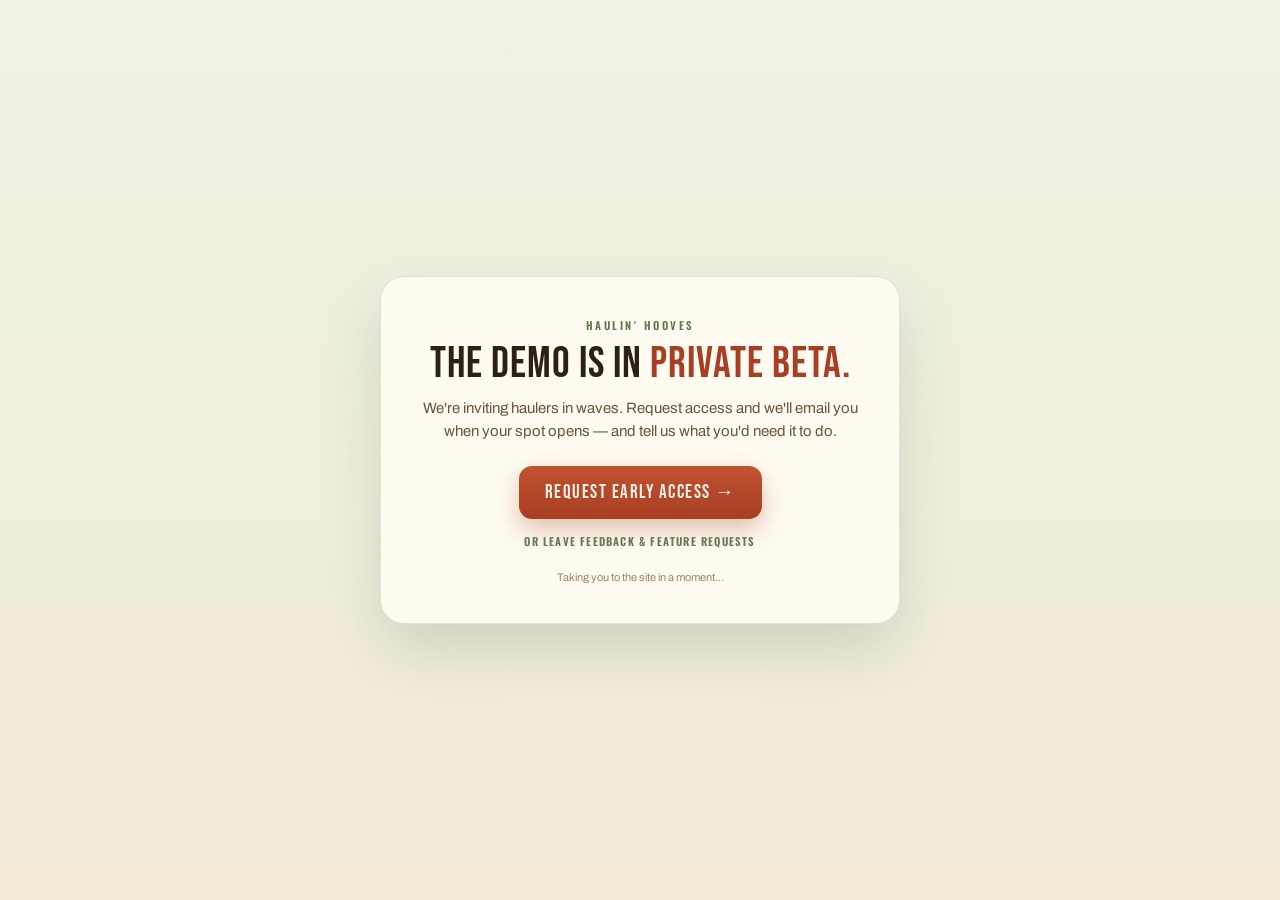
<file: app.html>
<!DOCTYPE html>
<html lang="en">
<head>
<meta charset="utf-8">
<title>Haulin' Hooves — private beta</title>
<meta name="viewport" content="width=device-width, initial-scale=1">
<meta name="robots" content="noindex">
<meta http-equiv="refresh" content="6;url=index.html#beta">
<link href="https://fonts.googleapis.com/css2?family=Bebas+Neue&family=Archivo:wght@400;500;600&family=Oswald:wght@600&display=swap" rel="stylesheet">
<style>
  *{box-sizing:border-box}
  body{margin:0;min-height:100vh;display:flex;align-items:center;justify-content:center;padding:24px;background:linear-gradient(180deg,#EEF3E4,#F4EBD9);font-family:'Archivo',system-ui,sans-serif;color:#2C2118;text-align:center}
  .card{max-width:520px;background:#FFFBF1;border:1px solid rgba(74,48,22,.14);border-radius:24px;padding:40px 32px;box-shadow:0 26px 60px rgba(58,85,48,.18)}
  .eyebrow{font:600 11px 'Oswald',sans-serif;letter-spacing:2.5px;text-transform:uppercase;color:#5E7A4E}
  h1{font-family:'Bebas Neue',Impact,sans-serif;font-weight:400;font-size:44px;letter-spacing:1px;line-height:.95;margin:10px 0 12px}
  h1 span{color:#A83E23}
  p{font-size:15px;color:#6b543a;line-height:1.55;margin:0 0 22px}
  .btn{display:inline-block;font:400 19px 'Bebas Neue',sans-serif;letter-spacing:1.5px;color:#FBF3E4;background:linear-gradient(180deg,#C25232,#A83E23);border-radius:13px;padding:15px 26px;text-decoration:none;box-shadow:0 10px 24px rgba(168,62,35,.32)}
  .alt{display:block;margin-top:14px;font:600 11px 'Oswald',sans-serif;letter-spacing:1.2px;text-transform:uppercase;color:#5E7A4E;text-decoration:none}
  .fine{margin-top:22px;font-size:11px;color:#9c855f}
</style>
</head>
<body>
  <div class="card">
    <div class="eyebrow">Haulin' Hooves</div>
    <h1>The demo is in <span>private beta.</span></h1>
    <p>We're inviting haulers in waves. Request access and we'll email you when your spot opens — and tell us what you'd need it to do.</p>
    <a class="btn" href="index.html#beta">Request early access →</a>
    <a class="alt" href="index.html#feedback">Or leave feedback &amp; feature requests</a>
    <div class="fine">Taking you to the site in a moment…</div>
  </div>
</body>
</html>
</file>
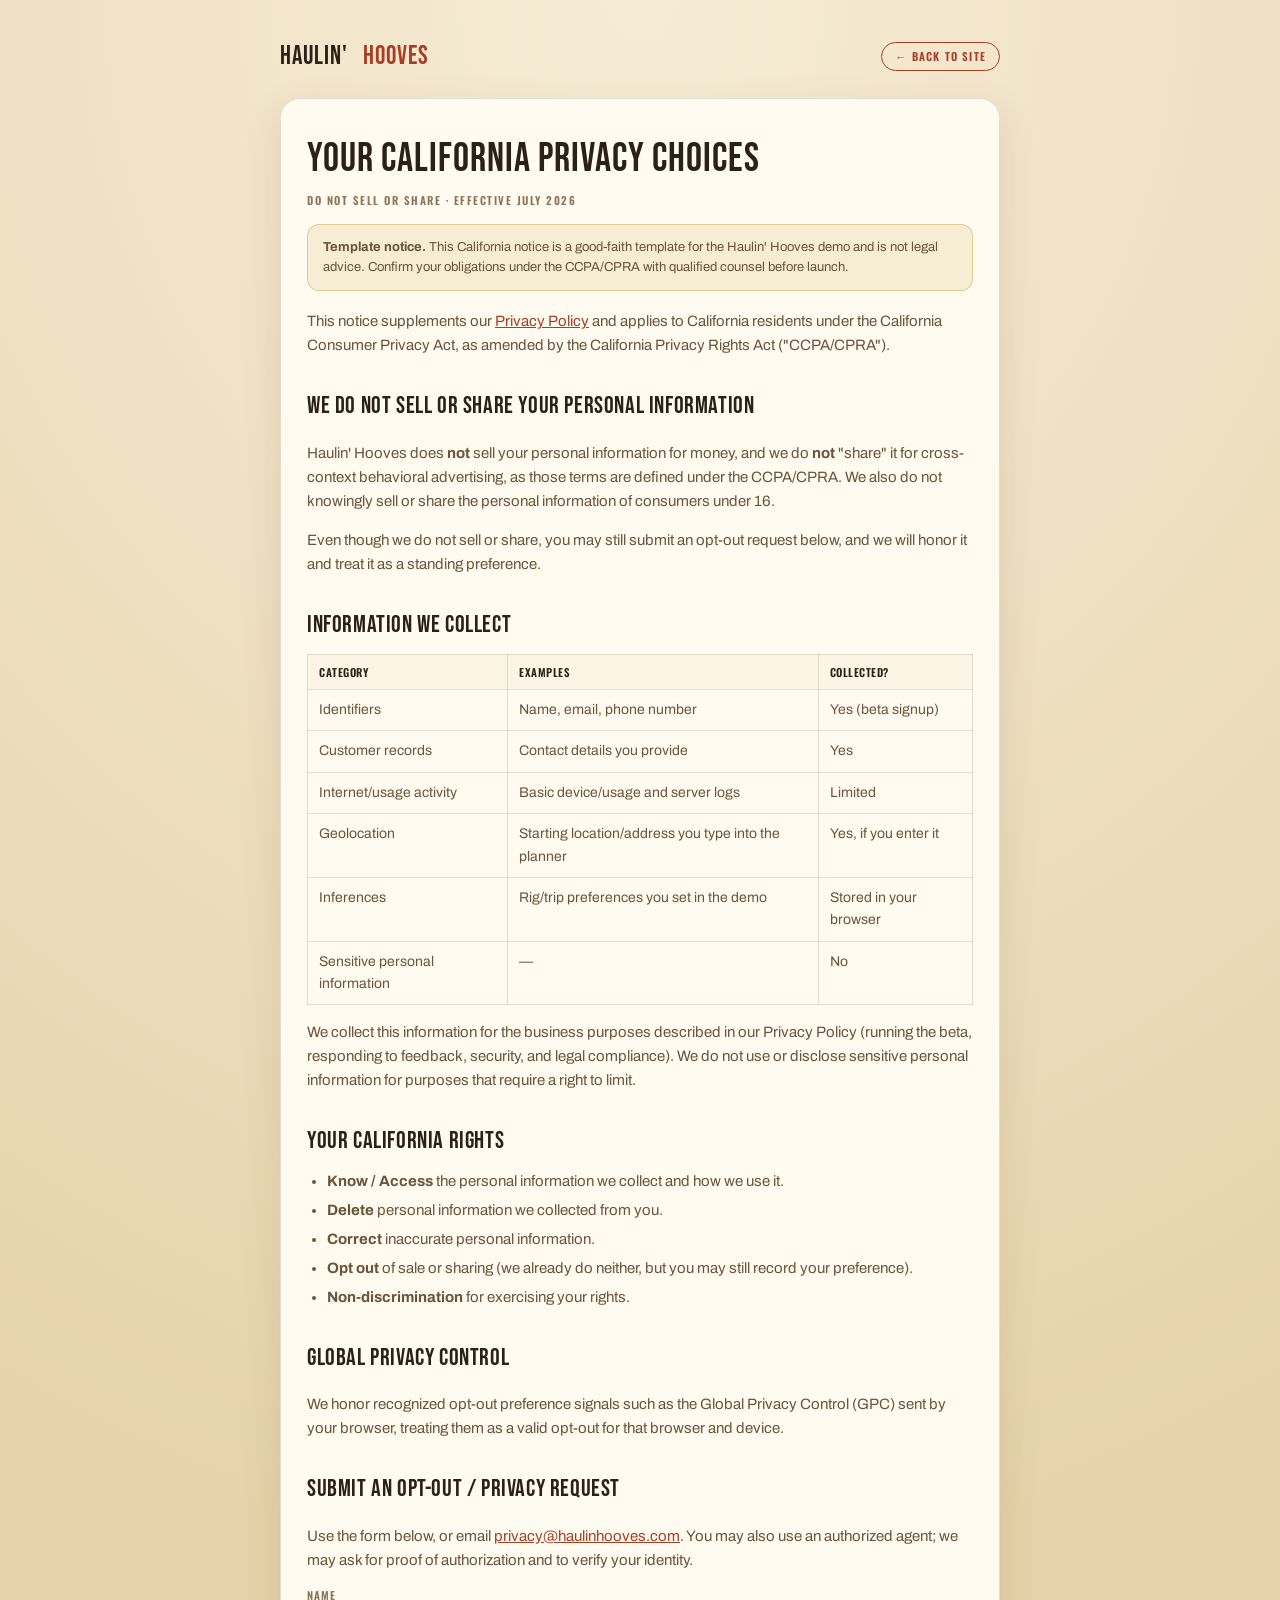
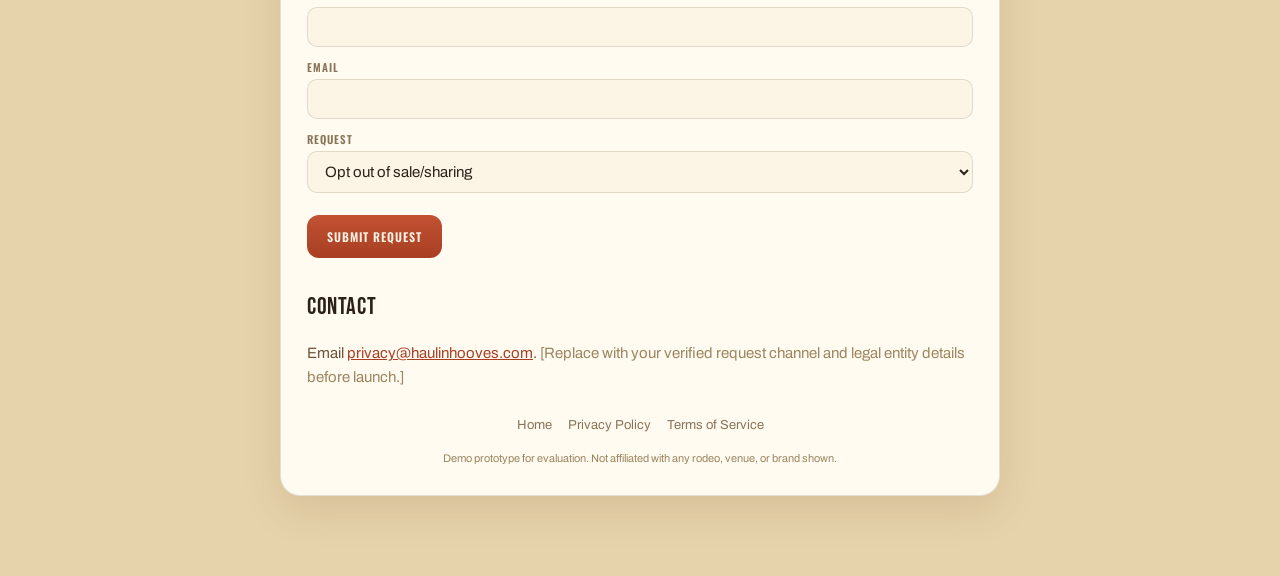
<file: do-not-sell.html>
<!DOCTYPE html>
<html lang="en">
<head>
<meta charset="utf-8">
<title>Do Not Sell or Share My Personal Information — Haulin' Hooves</title>
<meta name="viewport" content="width=device-width, initial-scale=1">
<meta name="robots" content="noindex">
<link rel="preconnect" href="https://fonts.googleapis.com">
<link href="https://fonts.googleapis.com/css2?family=Bebas+Neue&family=Archivo:wght@400;500;600;700&family=Oswald:wght@500;600;700&display=swap" rel="stylesheet">
<link rel="stylesheet" href="legal.css">
</head>
<body>
<div class="wrap">
  <div class="top">
    <a class="brand" href="index.html">HAULIN'&nbsp;<b>HOOVES</b></a>
    <a class="back" href="index.html">← Back to site</a>
  </div>
  <div class="doc">
    <h1>Your California Privacy Choices</h1>
    <div class="eff">Do Not Sell or Share · Effective July 2026</div>

    <div class="note"><strong>Template notice.</strong> This California notice is a good-faith template for the Haulin' Hooves demo and is not legal advice. Confirm your obligations under the CCPA/CPRA with qualified counsel before launch.</div>

    <p>This notice supplements our <a href="privacy.html">Privacy Policy</a> and applies to California residents under the California Consumer Privacy Act, as amended by the California Privacy Rights Act ("CCPA/CPRA").</p>

    <h2>We Do Not Sell or Share Your Personal Information</h2>
    <p>Haulin' Hooves does <strong>not</strong> sell your personal information for money, and we do <strong>not</strong> "share" it for cross-context behavioral advertising, as those terms are defined under the CCPA/CPRA. We also do not knowingly sell or share the personal information of consumers under 16.</p>
    <p>Even though we do not sell or share, you may still submit an opt-out request below, and we will honor it and treat it as a standing preference.</p>

    <h2>Information We Collect</h2>
    <table>
      <tr><th>Category</th><th>Examples</th><th>Collected?</th></tr>
      <tr><td>Identifiers</td><td>Name, email, phone number</td><td>Yes (beta signup)</td></tr>
      <tr><td>Customer records</td><td>Contact details you provide</td><td>Yes</td></tr>
      <tr><td>Internet/usage activity</td><td>Basic device/usage and server logs</td><td>Limited</td></tr>
      <tr><td>Geolocation</td><td>Starting location/address you type into the planner</td><td>Yes, if you enter it</td></tr>
      <tr><td>Inferences</td><td>Rig/trip preferences you set in the demo</td><td>Stored in your browser</td></tr>
      <tr><td>Sensitive personal information</td><td>—</td><td>No</td></tr>
    </table>
    <p>We collect this information for the business purposes described in our Privacy Policy (running the beta, responding to feedback, security, and legal compliance). We do not use or disclose sensitive personal information for purposes that require a right to limit.</p>

    <h2>Your California Rights</h2>
    <ul>
      <li><strong>Know / Access</strong> the personal information we collect and how we use it.</li>
      <li><strong>Delete</strong> personal information we collected from you.</li>
      <li><strong>Correct</strong> inaccurate personal information.</li>
      <li><strong>Opt out</strong> of sale or sharing (we already do neither, but you may still record your preference).</li>
      <li><strong>Non-discrimination</strong> for exercising your rights.</li>
    </ul>

    <h2>Global Privacy Control</h2>
    <p>We honor recognized opt-out preference signals such as the Global Privacy Control (GPC) sent by your browser, treating them as a valid opt-out for that browser and device.</p>

    <h2>Submit an Opt-Out / Privacy Request</h2>
    <p>Use the form below, or email <a href="mailto:privacy@haulinhooves.com">privacy@haulinhooves.com</a>. You may also use an authorized agent; we may ask for proof of authorization and to verify your identity.</p>

    <form id="optform" onsubmit="return hhOptOut(event)">
      <label for="oname">Name</label>
      <input id="oname" name="name" autocomplete="name" required>
      <label for="oemail">Email</label>
      <input id="oemail" name="email" type="email" autocomplete="email" required>
      <label for="oreq">Request</label>
      <select id="oreq" name="request" style="width:100%;background:var(--panel);border:1px solid var(--line);border-radius:10px;padding:11px 13px;font:15px 'Archivo',sans-serif;color:var(--ink)">
        <option>Opt out of sale/sharing</option>
        <option>Delete my information</option>
        <option>Access my information</option>
        <option>Correct my information</option>
      </select>
      <div class="btnrow"><button class="optbtn" type="submit">Submit request</button></div>
      <div class="ok" id="okmsg">Thanks — your request has been recorded. We’ll follow up at the email you provided within the timeframe required by law.</div>
    </form>

    <h2>Contact</h2>
    <p>Email <a href="mailto:privacy@haulinhooves.com">privacy@haulinhooves.com</a>. <span style="color:#9c855f">[Replace with your verified request channel and legal entity details before launch.]</span></p>

    <div class="footer">
      <a href="index.html">Home</a>
      <a href="privacy.html">Privacy Policy</a>
      <a href="terms.html">Terms of Service</a>
    </div>
    <div class="fine">Demo prototype for evaluation. Not affiliated with any rodeo, venue, or brand shown.</div>
  </div>
</div>
<script>
function hhOptOut(e){
  e.preventDefault();
  try{
    var f=e.target, rec={name:f.name.value.trim(), email:f.email.value.trim(), request:f.request.value, at:new Date().toISOString(), gpc:(navigator.globalPrivacyControl===true)};
    var arr=JSON.parse(localStorage.getItem('hh_ccpa')||'[]'); arr.push(rec); localStorage.setItem('hh_ccpa', JSON.stringify(arr));
  }catch(err){}
  document.getElementById('okmsg').style.display='block';
  e.target.querySelector('button').textContent='Request submitted ✓';
  return false;
}
</script>
</body>
</html>
</file>
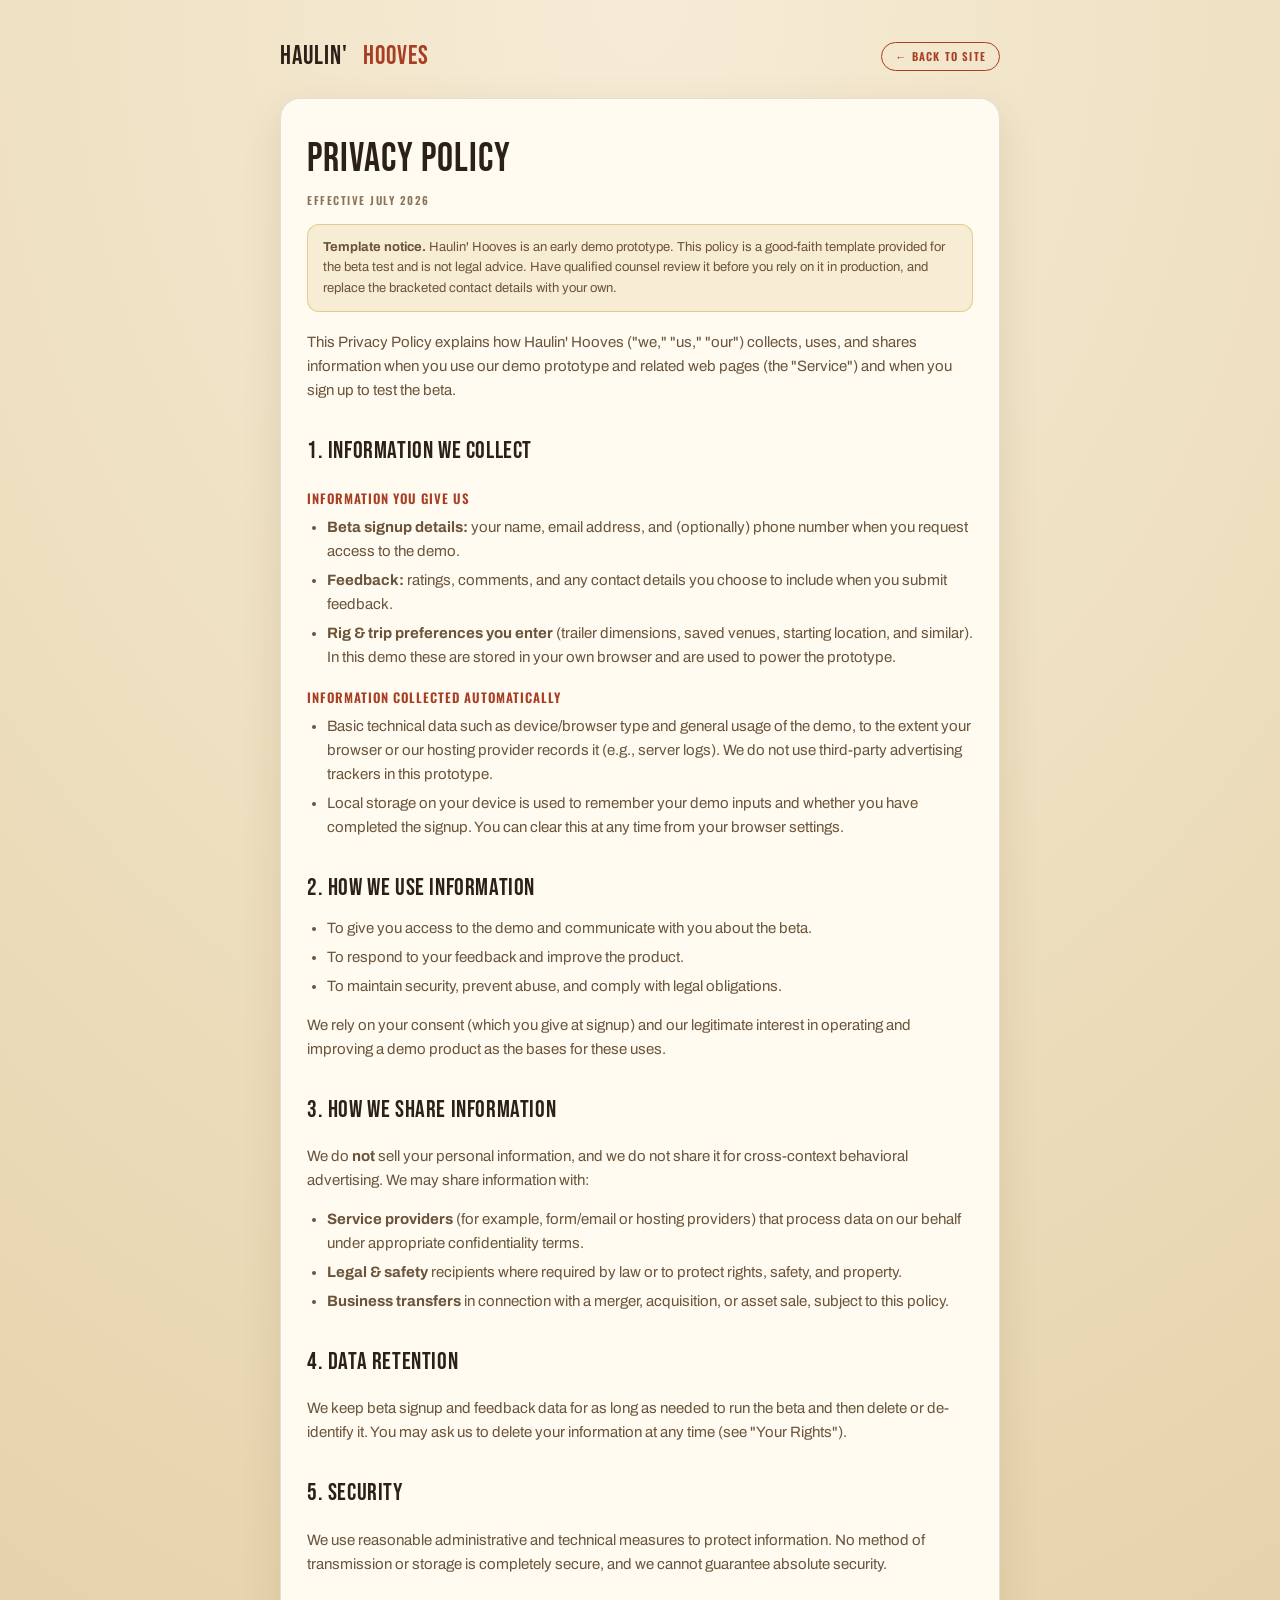
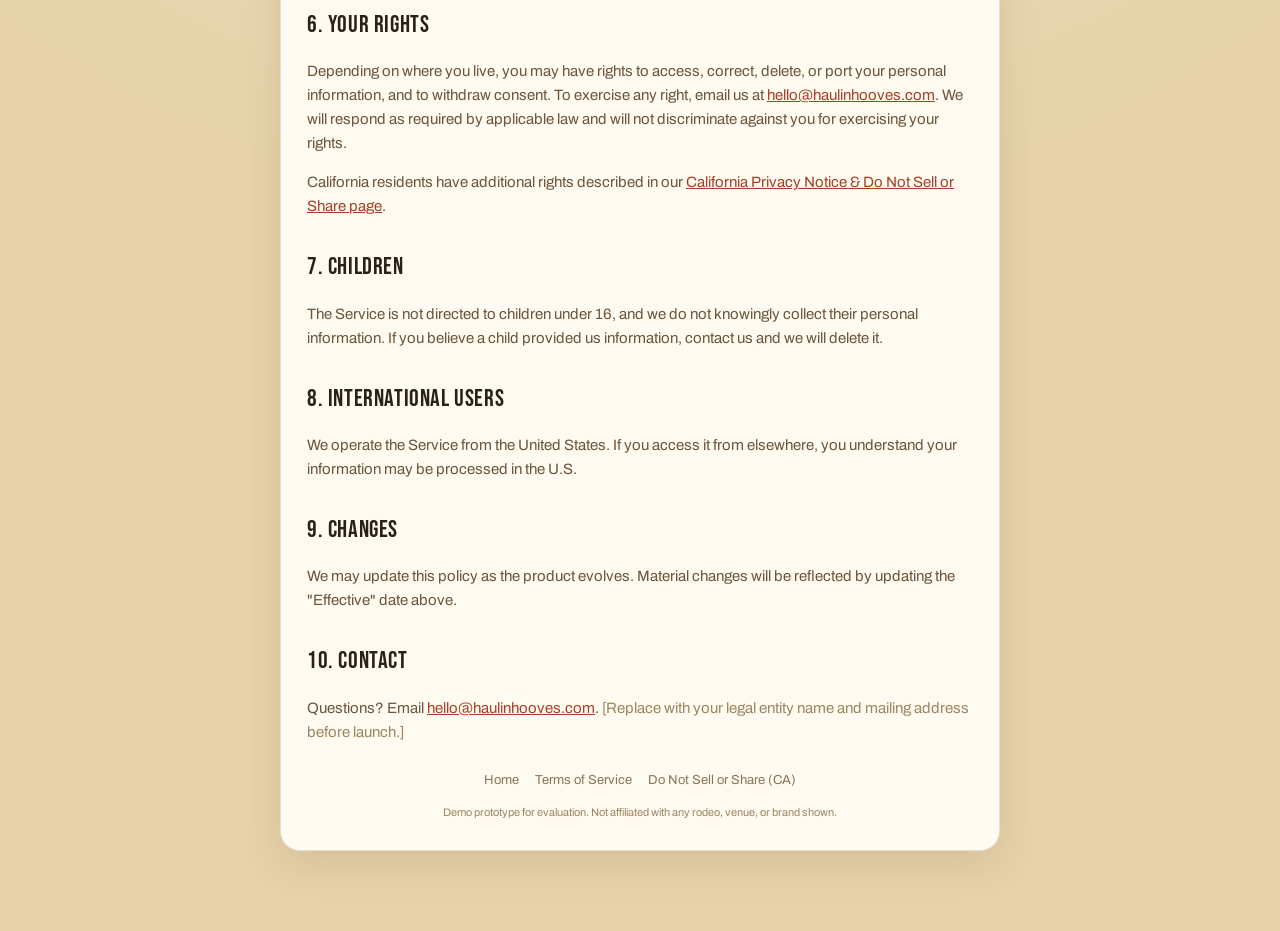
<file: privacy.html>
<!DOCTYPE html>
<html lang="en">
<head>
<meta charset="utf-8">
<title>Privacy Policy — Haulin' Hooves</title>
<meta name="viewport" content="width=device-width, initial-scale=1">
<meta name="robots" content="noindex">
<link rel="preconnect" href="https://fonts.googleapis.com">
<link href="https://fonts.googleapis.com/css2?family=Bebas+Neue&family=Archivo:wght@400;500;600;700&family=Oswald:wght@500;600;700&display=swap" rel="stylesheet">
<link rel="stylesheet" href="legal.css">
</head>
<body>
<div class="wrap">
  <div class="top">
    <a class="brand" href="index.html">HAULIN'&nbsp;<b>HOOVES</b></a>
    <a class="back" href="index.html">← Back to site</a>
  </div>
  <div class="doc">
    <h1>Privacy Policy</h1>
    <div class="eff">Effective July 2026</div>

    <div class="note"><strong>Template notice.</strong> Haulin' Hooves is an early demo prototype. This policy is a good-faith template provided for the beta test and is not legal advice. Have qualified counsel review it before you rely on it in production, and replace the bracketed contact details with your own.</div>

    <p>This Privacy Policy explains how Haulin' Hooves ("we," "us," "our") collects, uses, and shares information when you use our demo prototype and related web pages (the "Service") and when you sign up to test the beta.</p>

    <h2>1. Information We Collect</h2>
    <h3>Information you give us</h3>
    <ul>
      <li><strong>Beta signup details:</strong> your name, email address, and (optionally) phone number when you request access to the demo.</li>
      <li><strong>Feedback:</strong> ratings, comments, and any contact details you choose to include when you submit feedback.</li>
      <li><strong>Rig &amp; trip preferences you enter</strong> (trailer dimensions, saved venues, starting location, and similar). In this demo these are stored in your own browser and are used to power the prototype.</li>
    </ul>
    <h3>Information collected automatically</h3>
    <ul>
      <li>Basic technical data such as device/browser type and general usage of the demo, to the extent your browser or our hosting provider records it (e.g., server logs). We do not use third-party advertising trackers in this prototype.</li>
      <li>Local storage on your device is used to remember your demo inputs and whether you have completed the signup. You can clear this at any time from your browser settings.</li>
    </ul>

    <h2>2. How We Use Information</h2>
    <ul>
      <li>To give you access to the demo and communicate with you about the beta.</li>
      <li>To respond to your feedback and improve the product.</li>
      <li>To maintain security, prevent abuse, and comply with legal obligations.</li>
    </ul>
    <p>We rely on your consent (which you give at signup) and our legitimate interest in operating and improving a demo product as the bases for these uses.</p>

    <h2>3. How We Share Information</h2>
    <p>We do <strong>not</strong> sell your personal information, and we do not share it for cross-context behavioral advertising. We may share information with:</p>
    <ul>
      <li><strong>Service providers</strong> (for example, form/email or hosting providers) that process data on our behalf under appropriate confidentiality terms.</li>
      <li><strong>Legal &amp; safety</strong> recipients where required by law or to protect rights, safety, and property.</li>
      <li><strong>Business transfers</strong> in connection with a merger, acquisition, or asset sale, subject to this policy.</li>
    </ul>

    <h2>4. Data Retention</h2>
    <p>We keep beta signup and feedback data for as long as needed to run the beta and then delete or de-identify it. You may ask us to delete your information at any time (see "Your Rights").</p>

    <h2>5. Security</h2>
    <p>We use reasonable administrative and technical measures to protect information. No method of transmission or storage is completely secure, and we cannot guarantee absolute security.</p>

    <h2>6. Your Rights</h2>
    <p>Depending on where you live, you may have rights to access, correct, delete, or port your personal information, and to withdraw consent. To exercise any right, email us at <a href="mailto:hello@haulinhooves.com">hello@haulinhooves.com</a>. We will respond as required by applicable law and will not discriminate against you for exercising your rights.</p>
    <p>California residents have additional rights described in our <a href="do-not-sell.html">California Privacy Notice &amp; Do Not Sell or Share page</a>.</p>

    <h2>7. Children</h2>
    <p>The Service is not directed to children under 16, and we do not knowingly collect their personal information. If you believe a child provided us information, contact us and we will delete it.</p>

    <h2>8. International Users</h2>
    <p>We operate the Service from the United States. If you access it from elsewhere, you understand your information may be processed in the U.S.</p>

    <h2>9. Changes</h2>
    <p>We may update this policy as the product evolves. Material changes will be reflected by updating the "Effective" date above.</p>

    <h2>10. Contact</h2>
    <p>Questions? Email <a href="mailto:hello@haulinhooves.com">hello@haulinhooves.com</a>. <span style="color:#9c855f">[Replace with your legal entity name and mailing address before launch.]</span></p>

    <div class="footer">
      <a href="index.html">Home</a>
      <a href="terms.html">Terms of Service</a>
      <a href="do-not-sell.html">Do Not Sell or Share (CA)</a>
    </div>
    <div class="fine">Demo prototype for evaluation. Not affiliated with any rodeo, venue, or brand shown.</div>
  </div>
</div>
</body>
</html>
</file>
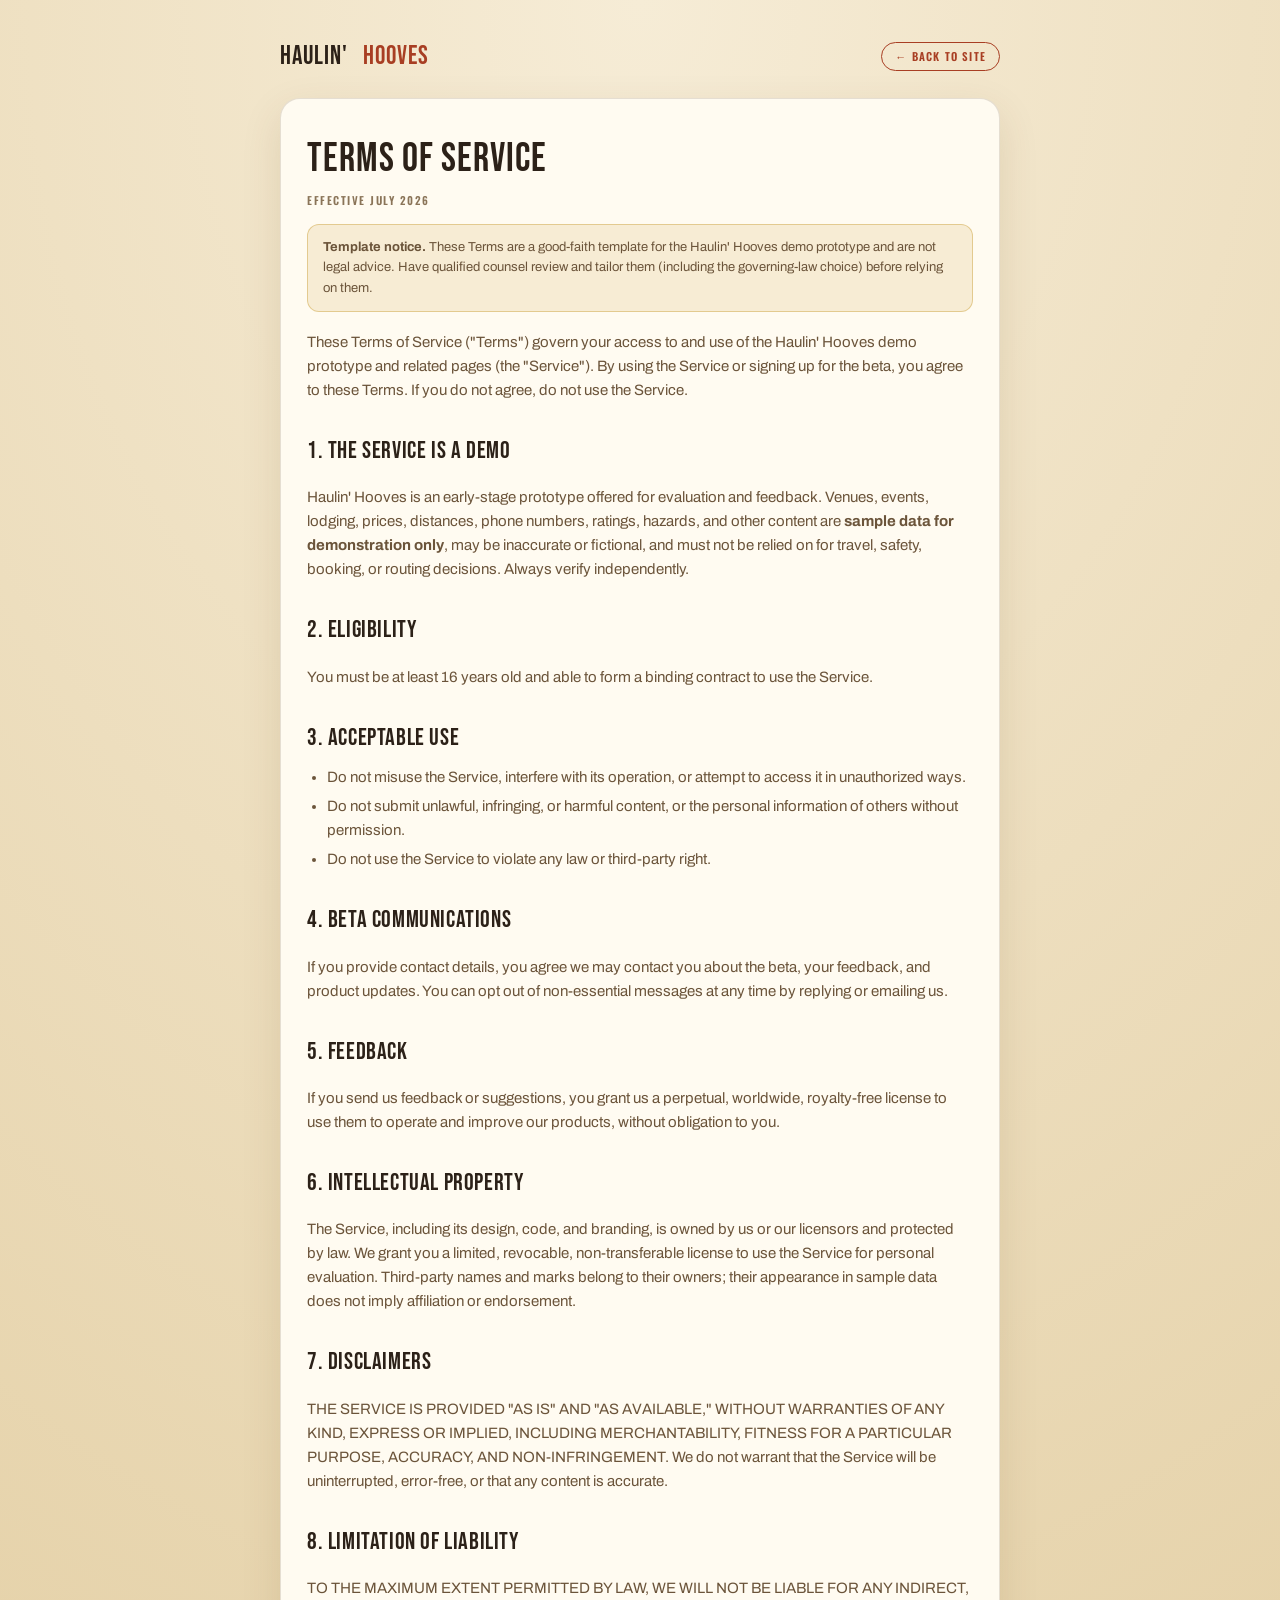
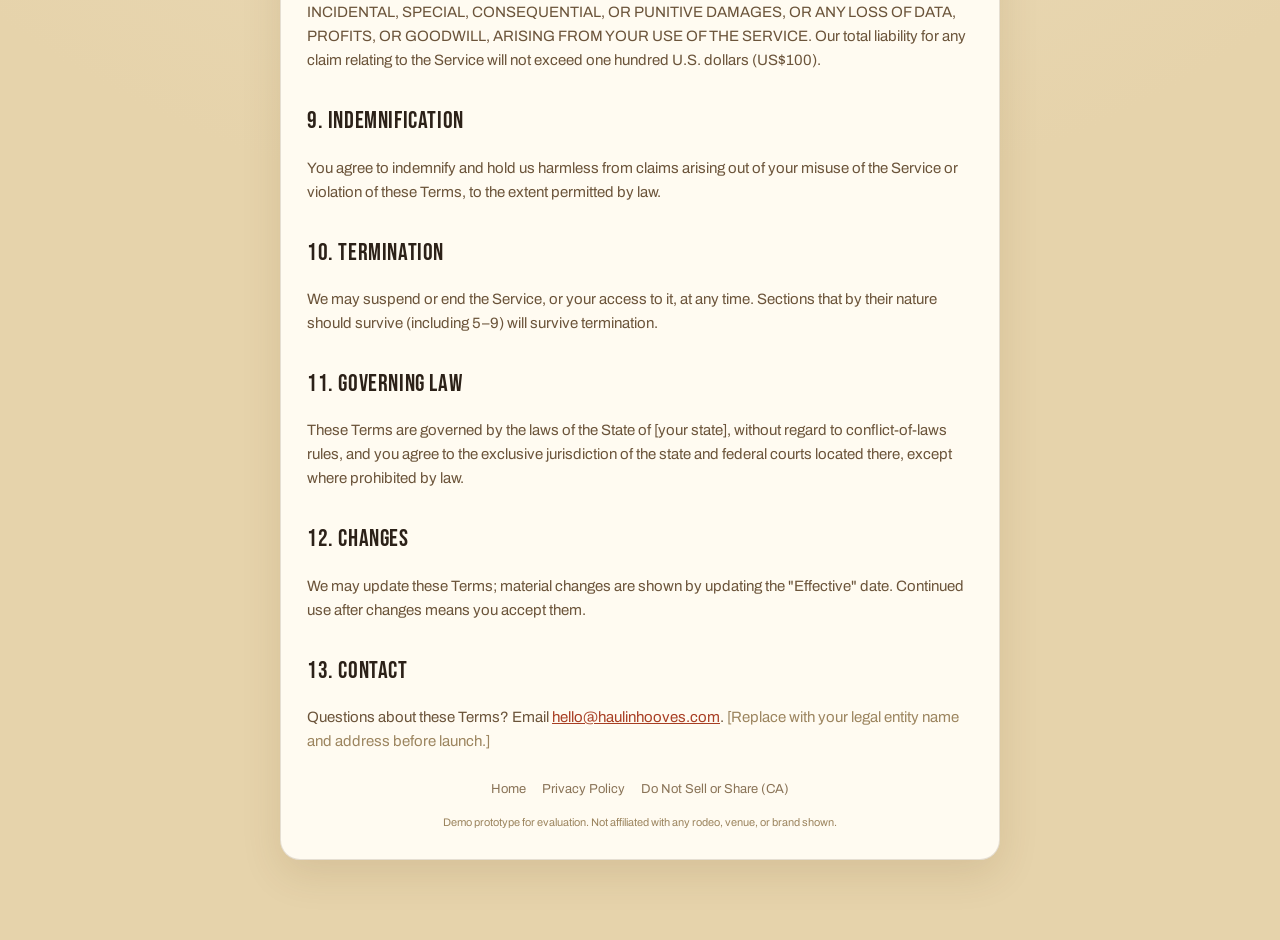
<file: terms.html>
<!DOCTYPE html>
<html lang="en">
<head>
<meta charset="utf-8">
<title>Terms of Service — Haulin' Hooves</title>
<meta name="viewport" content="width=device-width, initial-scale=1">
<meta name="robots" content="noindex">
<link rel="preconnect" href="https://fonts.googleapis.com">
<link href="https://fonts.googleapis.com/css2?family=Bebas+Neue&family=Archivo:wght@400;500;600;700&family=Oswald:wght@500;600;700&display=swap" rel="stylesheet">
<link rel="stylesheet" href="legal.css">
</head>
<body>
<div class="wrap">
  <div class="top">
    <a class="brand" href="index.html">HAULIN'&nbsp;<b>HOOVES</b></a>
    <a class="back" href="index.html">← Back to site</a>
  </div>
  <div class="doc">
    <h1>Terms of Service</h1>
    <div class="eff">Effective July 2026</div>

    <div class="note"><strong>Template notice.</strong> These Terms are a good-faith template for the Haulin' Hooves demo prototype and are not legal advice. Have qualified counsel review and tailor them (including the governing-law choice) before relying on them.</div>

    <p>These Terms of Service ("Terms") govern your access to and use of the Haulin' Hooves demo prototype and related pages (the "Service"). By using the Service or signing up for the beta, you agree to these Terms. If you do not agree, do not use the Service.</p>

    <h2>1. The Service Is a Demo</h2>
    <p>Haulin' Hooves is an early-stage prototype offered for evaluation and feedback. Venues, events, lodging, prices, distances, phone numbers, ratings, hazards, and other content are <strong>sample data for demonstration only</strong>, may be inaccurate or fictional, and must not be relied on for travel, safety, booking, or routing decisions. Always verify independently.</p>

    <h2>2. Eligibility</h2>
    <p>You must be at least 16 years old and able to form a binding contract to use the Service.</p>

    <h2>3. Acceptable Use</h2>
    <ul>
      <li>Do not misuse the Service, interfere with its operation, or attempt to access it in unauthorized ways.</li>
      <li>Do not submit unlawful, infringing, or harmful content, or the personal information of others without permission.</li>
      <li>Do not use the Service to violate any law or third-party right.</li>
    </ul>

    <h2>4. Beta Communications</h2>
    <p>If you provide contact details, you agree we may contact you about the beta, your feedback, and product updates. You can opt out of non-essential messages at any time by replying or emailing us.</p>

    <h2>5. Feedback</h2>
    <p>If you send us feedback or suggestions, you grant us a perpetual, worldwide, royalty-free license to use them to operate and improve our products, without obligation to you.</p>

    <h2>6. Intellectual Property</h2>
    <p>The Service, including its design, code, and branding, is owned by us or our licensors and protected by law. We grant you a limited, revocable, non-transferable license to use the Service for personal evaluation. Third-party names and marks belong to their owners; their appearance in sample data does not imply affiliation or endorsement.</p>

    <h2>7. Disclaimers</h2>
    <p>THE SERVICE IS PROVIDED "AS IS" AND "AS AVAILABLE," WITHOUT WARRANTIES OF ANY KIND, EXPRESS OR IMPLIED, INCLUDING MERCHANTABILITY, FITNESS FOR A PARTICULAR PURPOSE, ACCURACY, AND NON-INFRINGEMENT. We do not warrant that the Service will be uninterrupted, error-free, or that any content is accurate.</p>

    <h2>8. Limitation of Liability</h2>
    <p>TO THE MAXIMUM EXTENT PERMITTED BY LAW, WE WILL NOT BE LIABLE FOR ANY INDIRECT, INCIDENTAL, SPECIAL, CONSEQUENTIAL, OR PUNITIVE DAMAGES, OR ANY LOSS OF DATA, PROFITS, OR GOODWILL, ARISING FROM YOUR USE OF THE SERVICE. Our total liability for any claim relating to the Service will not exceed one hundred U.S. dollars (US$100).</p>

    <h2>9. Indemnification</h2>
    <p>You agree to indemnify and hold us harmless from claims arising out of your misuse of the Service or violation of these Terms, to the extent permitted by law.</p>

    <h2>10. Termination</h2>
    <p>We may suspend or end the Service, or your access to it, at any time. Sections that by their nature should survive (including 5–9) will survive termination.</p>

    <h2>11. Governing Law</h2>
    <p>These Terms are governed by the laws of the State of [your state], without regard to conflict-of-laws rules, and you agree to the exclusive jurisdiction of the state and federal courts located there, except where prohibited by law.</p>

    <h2>12. Changes</h2>
    <p>We may update these Terms; material changes are shown by updating the "Effective" date. Continued use after changes means you accept them.</p>

    <h2>13. Contact</h2>
    <p>Questions about these Terms? Email <a href="mailto:hello@haulinhooves.com">hello@haulinhooves.com</a>. <span style="color:#9c855f">[Replace with your legal entity name and address before launch.]</span></p>

    <div class="footer">
      <a href="index.html">Home</a>
      <a href="privacy.html">Privacy Policy</a>
      <a href="do-not-sell.html">Do Not Sell or Share (CA)</a>
    </div>
    <div class="fine">Demo prototype for evaluation. Not affiliated with any rodeo, venue, or brand shown.</div>
  </div>
</div>
</body>
</html>
</file>
<file: legal.css>
:root{
  --bg:#F4EBD9; --panel:#FCF5E6; --card:#FFFBF1; --ink:#2C2118; --muted:#6b543a;
  --soft:#8A7458; --accent:#A83E23; --line:rgba(74,48,22,.14);
}
*{box-sizing:border-box}
html,body{margin:0;padding:0}
body{
  background:radial-gradient(120% 80% at 50% 0%,#f6ecd6,#e6d3ab 90%);
  color:var(--ink); font-family:'Archivo',system-ui,-apple-system,Segoe UI,Roboto,sans-serif;
  line-height:1.6; -webkit-font-smoothing:antialiased; min-height:100vh;
}
.wrap{max-width:760px;margin:0 auto;padding:28px 20px 80px}
.top{display:flex;align-items:center;justify-content:space-between;gap:12px;flex-wrap:wrap;padding:8px 0 20px}
.brand{display:flex;align-items:center;gap:10px;font-family:'Bebas Neue',Impact,sans-serif;font-size:26px;letter-spacing:1px;color:var(--ink);text-decoration:none}
.brand b{color:var(--accent);font-weight:400}
.back{font:600 11px/1 'Oswald',sans-serif;letter-spacing:1.2px;text-transform:uppercase;color:var(--accent);text-decoration:none;border:1px solid var(--accent);border-radius:20px;padding:8px 13px}
.back:hover{background:var(--accent);color:#FBF3E4}
.doc{background:var(--card);border:1px solid var(--line);border-radius:20px;padding:28px 26px;box-shadow:0 14px 40px rgba(90,58,18,.12)}
h1{font-family:'Bebas Neue',Impact,sans-serif;font-weight:400;font-size:40px;letter-spacing:1px;margin:0 0 4px}
.eff{font:600 11px/1 'Oswald',sans-serif;letter-spacing:1.5px;text-transform:uppercase;color:var(--soft)}
.note{background:rgba(198,150,40,.14);border:1px solid rgba(198,150,40,.4);border-radius:12px;padding:12px 15px;margin:18px 0;font-size:13px;color:var(--muted)}
h2{font-family:'Bebas Neue',Impact,sans-serif;font-weight:400;font-size:24px;letter-spacing:.6px;margin:30px 0 8px;color:var(--ink)}
h3{font:600 13px/1.3 'Oswald',sans-serif;letter-spacing:1px;text-transform:uppercase;color:var(--accent);margin:20px 0 6px}
p,li{font-size:15px;color:var(--muted)}
ul{padding-left:20px;margin:8px 0}
li{margin:5px 0}
a{color:var(--accent)}
table{width:100%;border-collapse:collapse;margin:10px 0;font-size:14px}
th,td{text-align:left;padding:9px 11px;border:1px solid var(--line);vertical-align:top;color:var(--muted)}
th{background:var(--panel);font:600 11px 'Oswald',sans-serif;letter-spacing:.5px;text-transform:uppercase;color:var(--ink)}
.footer{display:flex;gap:16px;flex-wrap:wrap;justify-content:center;margin-top:26px;font-size:13px}
.footer a{color:var(--soft);text-decoration:none}
.footer a:hover{color:var(--accent)}
.fine{text-align:center;font-size:11px;color:#9c855f;margin-top:14px}
.btnrow{margin-top:22px}
.optbtn{display:inline-block;font:600 12px 'Oswald',sans-serif;letter-spacing:1px;text-transform:uppercase;color:#FBF3E4;background:linear-gradient(180deg,#C25232,#A83E23);border:none;border-radius:12px;padding:13px 20px;cursor:pointer;text-decoration:none}
.ok{display:none;margin-top:12px;font:600 13px 'Archivo';color:#3F6B32;background:rgba(94,122,78,.14);border:1px solid rgba(94,122,78,.4);border-radius:10px;padding:11px 14px}
label{display:block;font:600 11px 'Oswald',sans-serif;letter-spacing:1px;text-transform:uppercase;color:var(--soft);margin:12px 0 4px}
input,textarea{width:100%;background:var(--panel);border:1px solid var(--line);border-radius:10px;padding:11px 13px;font:15px 'Archivo',sans-serif;color:var(--ink)}
@media (prefers-color-scheme: dark){
  :root{--bg:#241c14;--panel:#2e251b;--card:#332a1f;--ink:#f2e7d3;--muted:#d8c7ab;--soft:#b6a480;--line:rgba(255,235,200,.12)}
  body{background:radial-gradient(120% 80% at 50% 0%,#2a2118,#1a140d 90%)}
}
</file>
